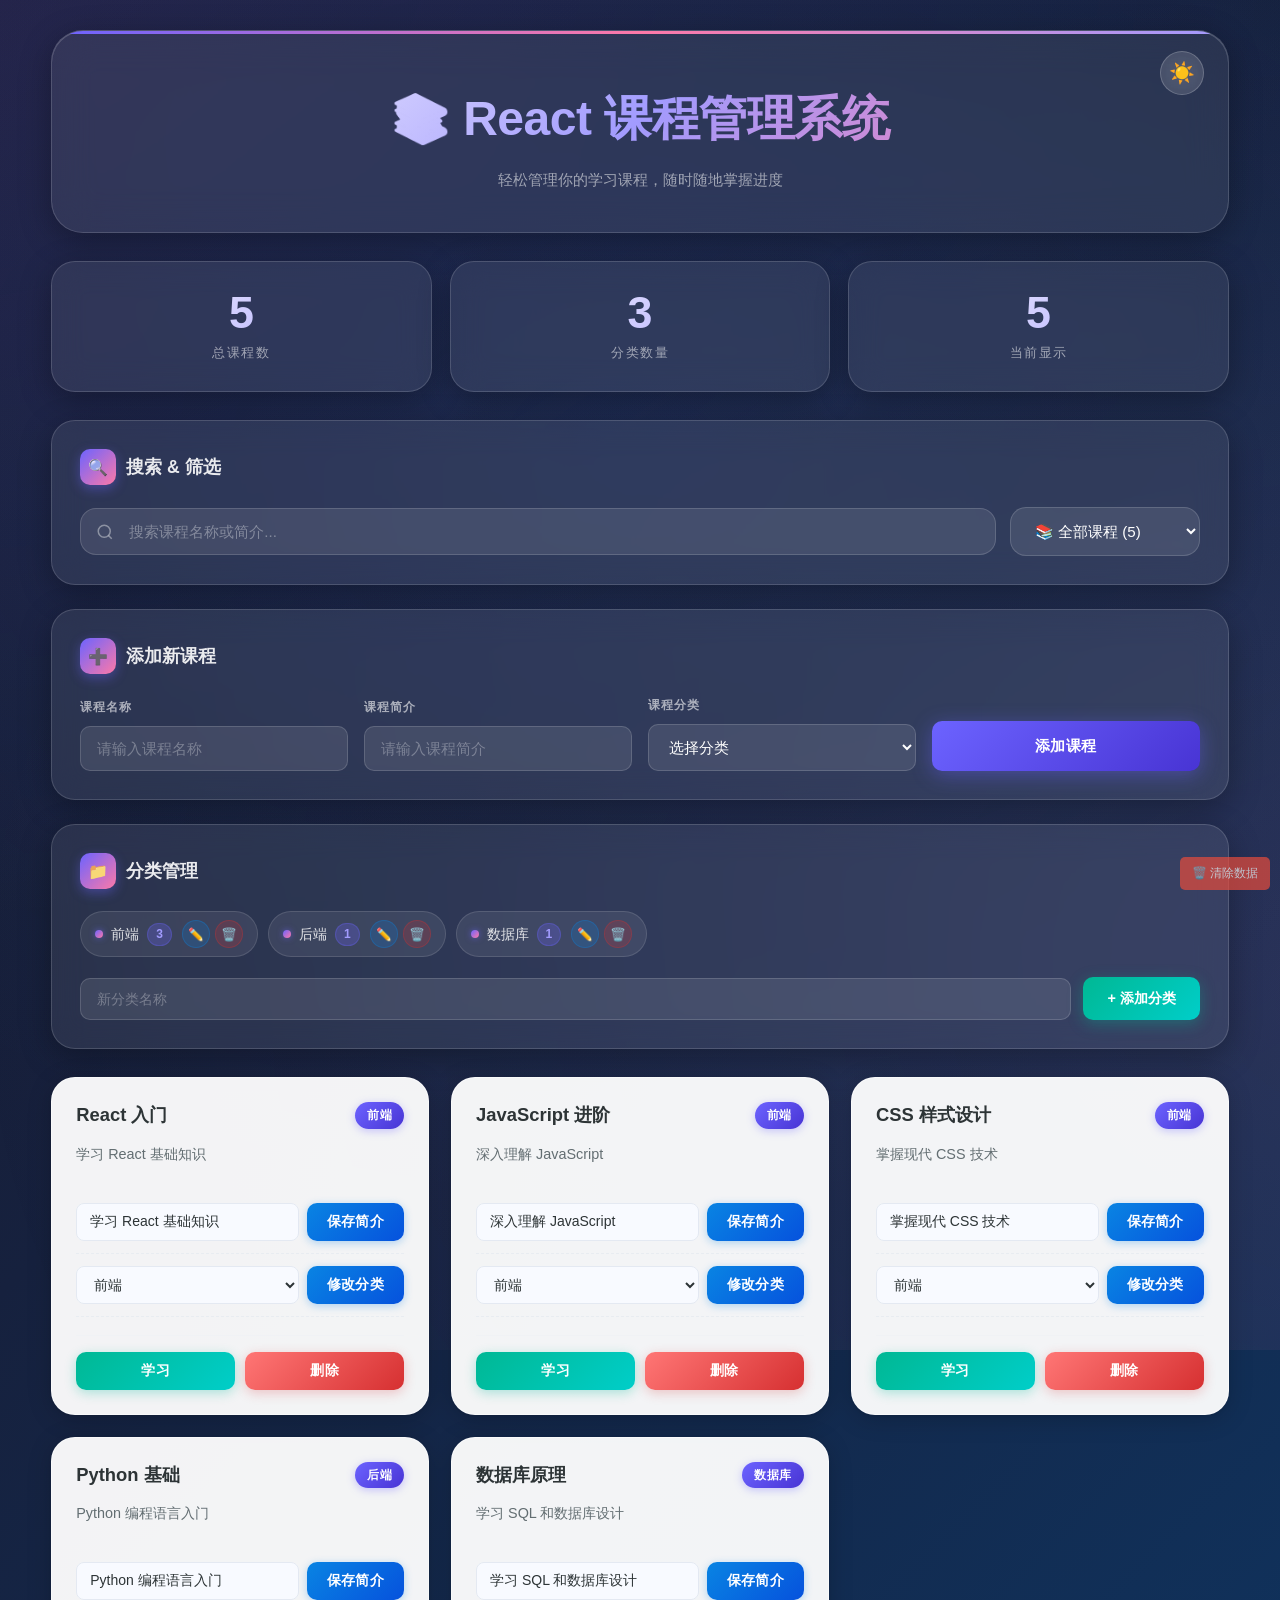
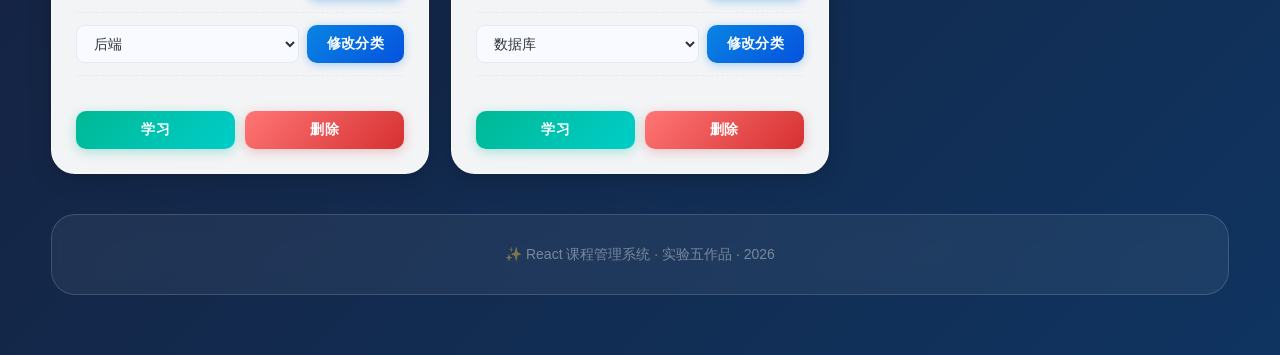
<file: course-management/index.html>
<!DOCTYPE html>
<html lang="zh-CN">
  <head>
    <meta charset="UTF-8" />
    <link rel="icon" type="image/svg+xml" href="/vite.svg" />
    <meta name="viewport" content="width=device-width, initial-scale=1.0" />
    <title>React 课程管理页面</title>
    <script type="module" crossorigin src="/assets/index-WOJfuHMK.js"></script>
    <link rel="stylesheet" crossorigin href="/assets/index-CpY-DsQF.css">
  </head>
  <body>
    <div id="root"></div>
  </body>
</html>
</file>
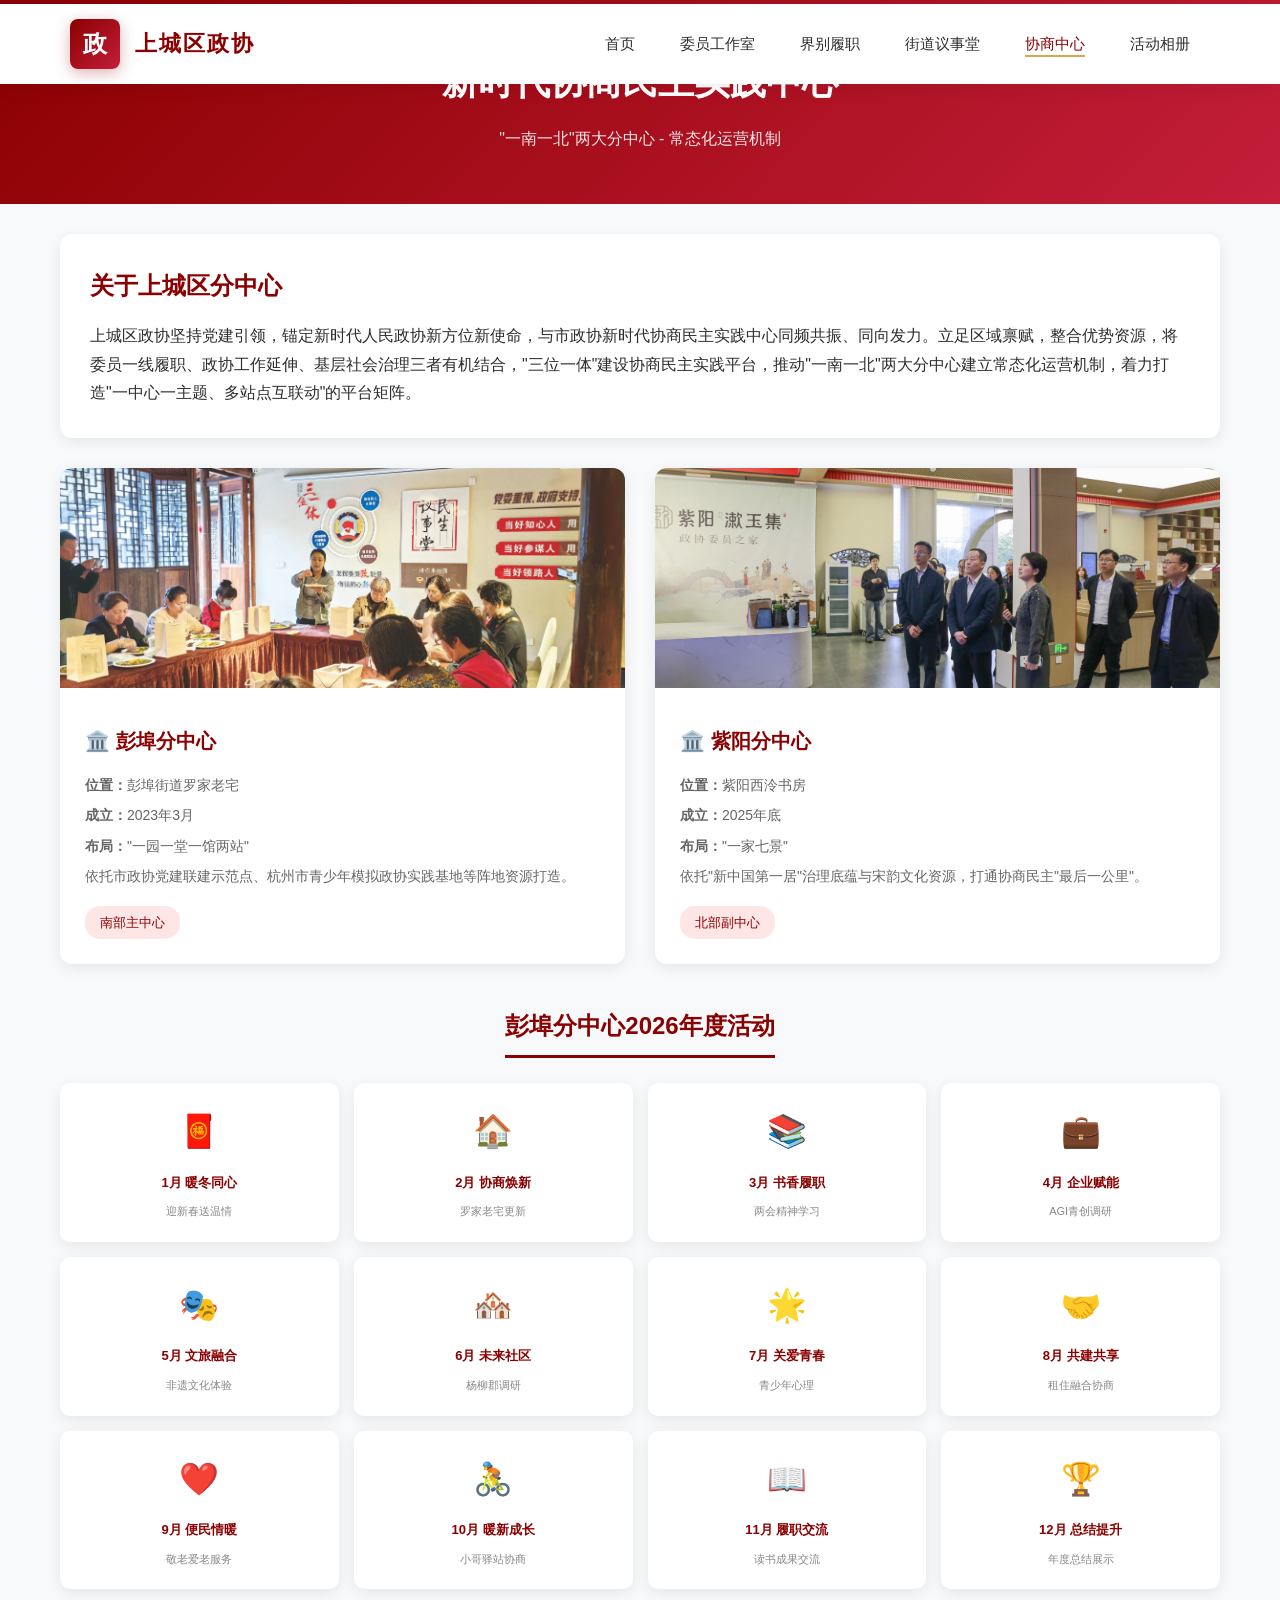
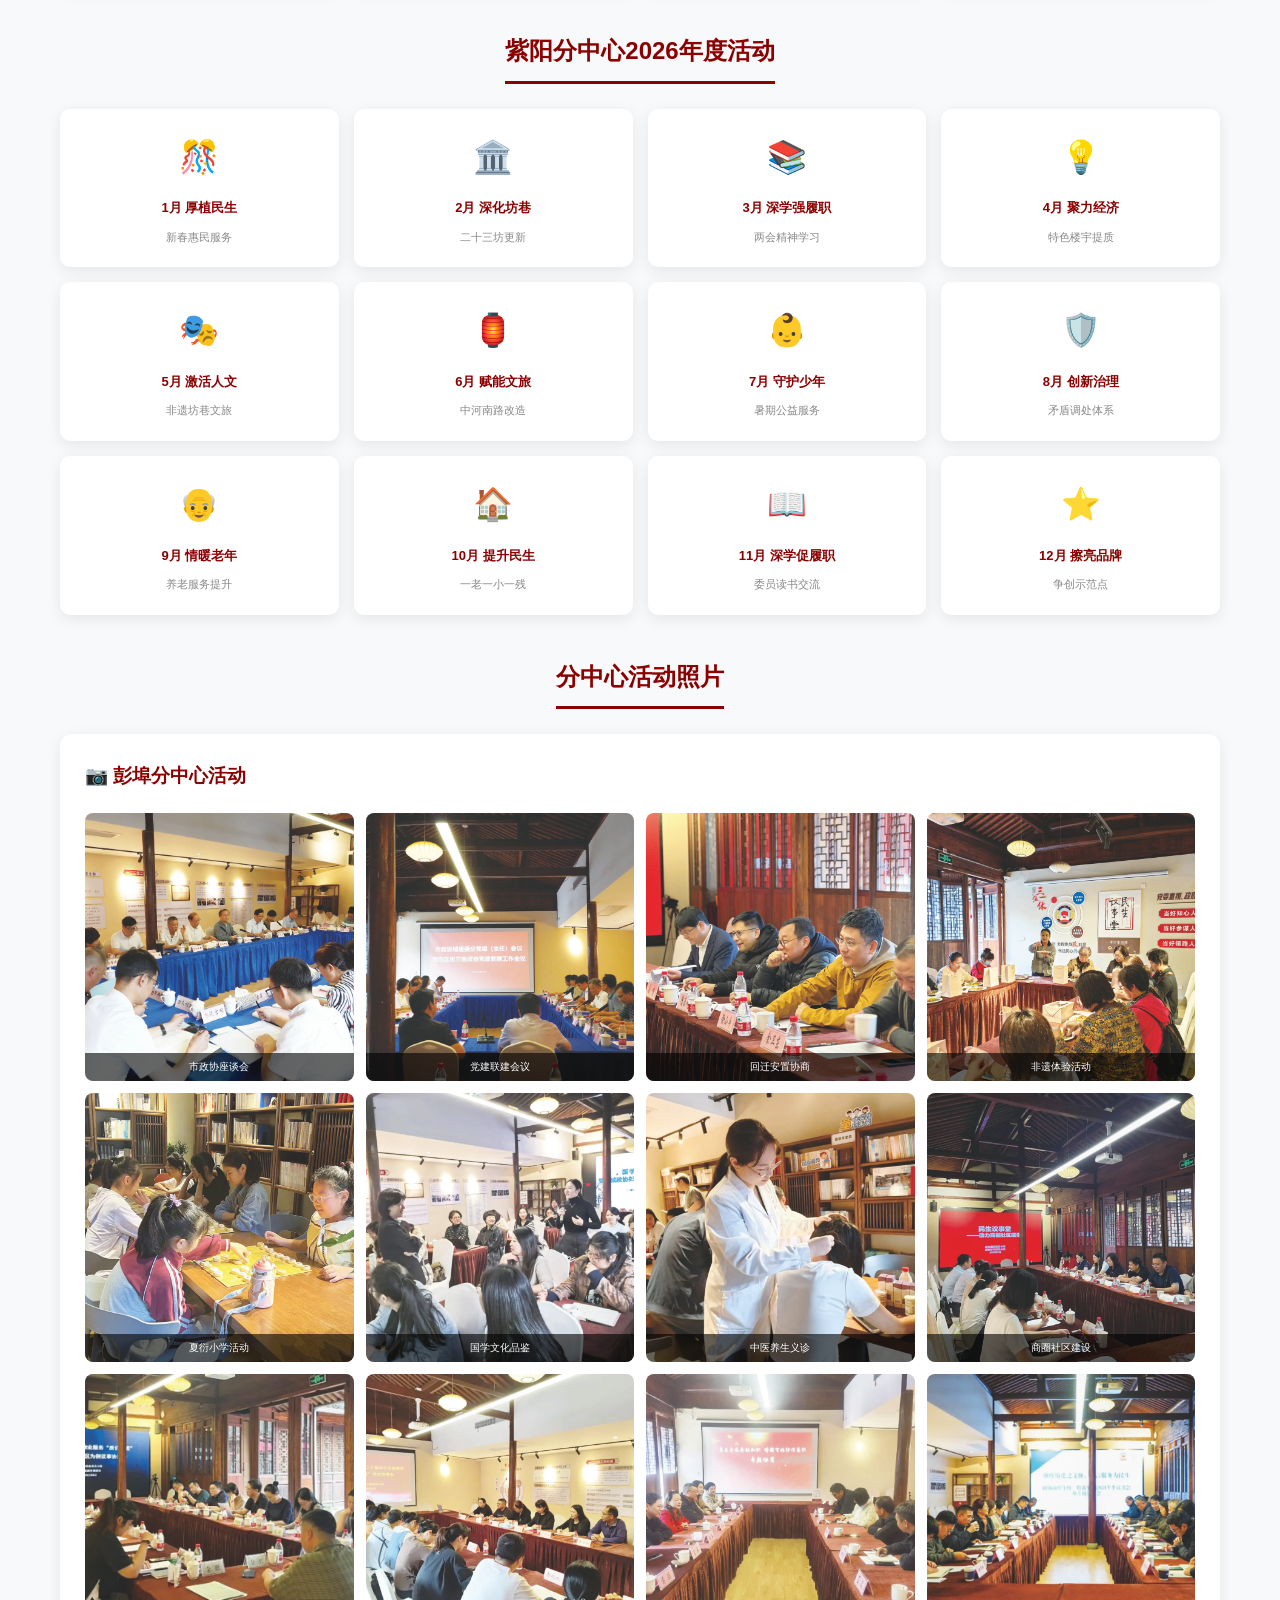
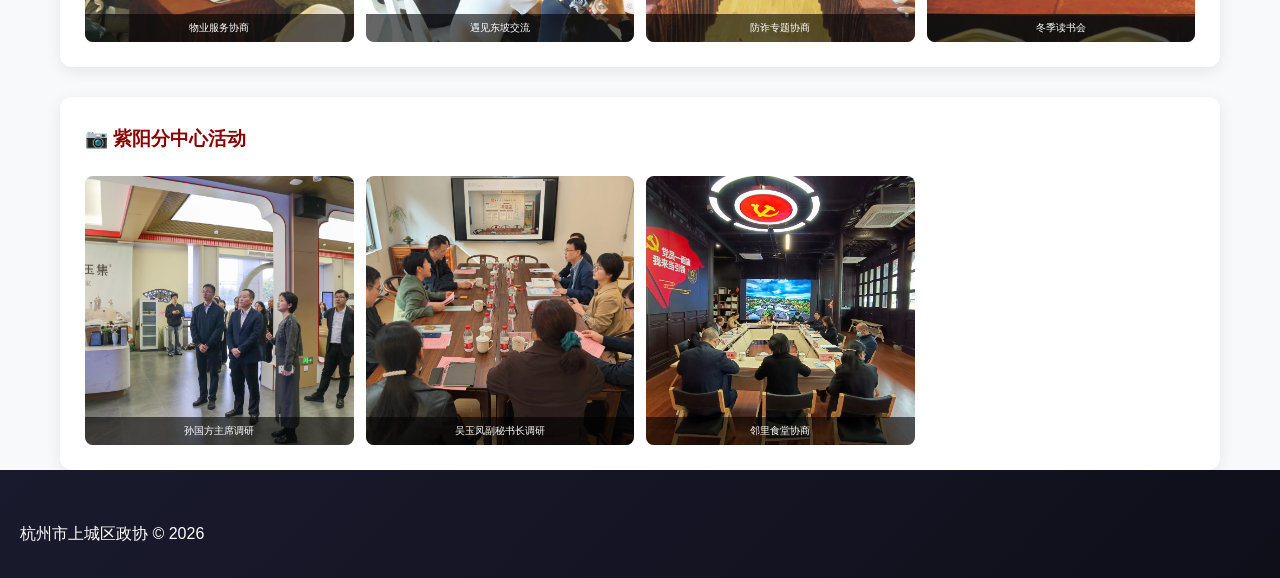
<file: center.html>
﻿<!DOCTYPE html>
<html lang="zh-CN">
<head>
    <meta charset="UTF-8">
    <meta name="viewport" content="width=device-width, initial-scale=1.0">
    <title>协商民主实践中心 - 上城区政协</title>
    <link rel="stylesheet" href="./css/style.css">
    <style>
        .page-header { background: linear-gradient(135deg, var(--primary-red) 0%, #c41e3a 100%); color: #fff; padding: 50px 0; text-align: center; }
        .page-header h1 { font-size: 36px; margin-bottom: 10px; }
        .page-header p { font-size: 16px; opacity: 0.9; }
        .center-intro { background: #fff; border-radius: 12px; padding: 30px; margin: 30px 0; box-shadow: 0 4px 15px rgba(0,0,0,0.08); line-height: 1.8; }
        .two-centers { display: grid; grid-template-columns: repeat(2, 1fr); gap: 30px; margin: 30px 0; }
        .center-card { background: #fff; border-radius: 12px; overflow: hidden; box-shadow: 0 4px 15px rgba(0,0,0,0.08); }
        .center-card img { width: 100%; height: 220px; object-fit: cover; background: #f0f0f0; }
        .center-card .info { padding: 25px; }
        .center-card h3 { color: var(--primary-red); font-size: 20px; margin-bottom: 15px; }
        .center-card p { color: #666; font-size: 14px; margin: 8px 0; line-height: 1.6; }
        .center-card .tag { display: inline-block; background: #ffe6e6; color: var(--primary-red); padding: 5px 15px; border-radius: 15px; font-size: 13px; margin-top: 10px; }
        .section-title { text-align: center; margin: 40px 0 25px; }
        .section-title h2 { color: var(--primary-red); font-size: 24px; display: inline-block; padding-bottom: 8px; border-bottom: 3px solid var(--primary-red); }
        .activity-grid { display: grid; grid-template-columns: repeat(4, 1fr); gap: 15px; }
        .activity-card { background: #fff; border-radius: 10px; padding: 20px; text-align: center; box-shadow: 0 4px 15px rgba(0,0,0,0.08); transition: transform 0.3s; }
        .activity-card:hover { transform: translateY(-5px); }
        .activity-card .emoji { font-size: 32px; margin-bottom: 10px; }
        .activity-card h4 { color: var(--primary-red); font-size: 13px; margin-bottom: 8px; }
        .activity-card p { color: #888; font-size: 11px; }
        .photo-wall { background: #fff; border-radius: 12px; padding: 25px; box-shadow: 0 4px 15px rgba(0,0,0,0.08); }
        .photo-wall h3 { color: var(--primary-red); margin-bottom: 20px; }
        .photo-grid { display: grid; grid-template-columns: repeat(4, 1fr); gap: 12px; }
        .photo-item { border-radius: 8px; overflow: hidden; aspect-ratio: 1; cursor: pointer; background: #f0f0f0; position: relative; }
        .photo-item img { width: 100%; height: 100%; object-fit: cover; transition: transform 0.3s; }
        .photo-item:hover img { transform: scale(1.1); }
        .photo-item span { display: block; padding: 5px; background: rgba(0,0,0,0.6); color: #fff; font-size: 10px; text-align: center; position: absolute; bottom: 0; left: 0; right: 0; }
        @media(max-width: 900px) { .two-centers, .activity-grid, .photo-grid { grid-template-columns: repeat(2, 1fr); } }
        @media(max-width: 600px) { .two-centers, .activity-grid, .photo-grid { grid-template-columns: 1fr; } }
    </style>
</head>
<body>
    <header class="header">
        <div class="nav-container">
            <div class="logo"><div class="logo-icon">政</div><span>上城区政协</span></div>
            <button class="menu-toggle" onclick="toggleMenu()">☰</button>
            <ul class="nav-links" id="navLinks">
                <li><a href="./index.html">首页</a></li>
                <li><a href="./studios.html">委员工作室</a></li>
                <li><a href="./circles.html">界别履职</a></li>
                <li><a href="./streets.html">街道议事堂</a></li>
                <li><a href="./center.html" class="active">协商中心</a></li>
                <li><a href="./gallery.html">活动相册</a></li>
            </ul>
        </div>
    </header>

    <div class="page-header">
        <h1>新时代协商民主实践中心</h1>
        <p>"一南一北"两大分中心 - 常态化运营机制</p>
    </div>

    <main class="container" style="max-width: 1200px; margin: 0 auto; padding: 0 20px;">
        <div class="center-intro">
            <h2 style="color:var(--primary-red);margin-bottom:15px;">关于上城区分中心</h2>
            <p>上城区政协坚持党建引领，锚定新时代人民政协新方位新使命，与市政协新时代协商民主实践中心同频共振、同向发力。立足区域禀赋，整合优势资源，将委员一线履职、政协工作延伸、基层社会治理三者有机结合，"三位一体"建设协商民主实践平台，推动"一南一北"两大分中心建立常态化运营机制，着力打造"一中心一主题、多站点互联动"的平台矩阵。</p>
        </div>

        <div class="two-centers">
            <div class="center-card">
                <img src="./images/center/pengbu/彭埠4-彭埠街道委员小组开展非遗体验活动.webp" alt="彭埠分中心" onerror="this.style.display='none'">
                <div class="info">
                    <h3>🏛️ 彭埠分中心</h3>
                    <p><strong>位置：</strong>彭埠街道罗家老宅</p>
                    <p><strong>成立：</strong>2023年3月</p>
                    <p><strong>布局：</strong>"一园一堂一馆两站"</p>
                    <p>依托市政协党建联建示范点、杭州市青少年模拟政协实践基地等阵地资源打造。</p>
                    <span class="tag">南部主中心</span>
                </div>
            </div>
            <div class="center-card">
                <img src="./images/center/ziyang/紫阳1-区政协孙国方主席赴紫阳分中心调研.webp" alt="紫阳分中心" onerror="this.style.display='none'">
                <div class="info">
                    <h3>🏛️ 紫阳分中心</h3>
                    <p><strong>位置：</strong>紫阳西泠书房</p>
                    <p><strong>成立：</strong>2025年底</p>
                    <p><strong>布局：</strong>"一家七景"</p>
                    <p>依托"新中国第一居"治理底蕴与宋韵文化资源，打通协商民主"最后一公里"。</p>
                    <span class="tag">北部副中心</span>
                </div>
            </div>
        </div>

        <div class="section-title">
            <h2>彭埠分中心2026年度活动</h2>
        </div>
        <div class="activity-grid">
            <div class="activity-card"><div class="emoji">🧧</div><h4>1月 暖冬同心</h4><p>迎新春送温情</p></div>
            <div class="activity-card"><div class="emoji">🏠</div><h4>2月 协商焕新</h4><p>罗家老宅更新</p></div>
            <div class="activity-card"><div class="emoji">📚</div><h4>3月 书香履职</h4><p>两会精神学习</p></div>
            <div class="activity-card"><div class="emoji">💼</div><h4>4月 企业赋能</h4><p>AGI青创调研</p></div>
            <div class="activity-card"><div class="emoji">🎭</div><h4>5月 文旅融合</h4><p>非遗文化体验</p></div>
            <div class="activity-card"><div class="emoji">🏘️</div><h4>6月 未来社区</h4><p>杨柳郡调研</p></div>
            <div class="activity-card"><div class="emoji">🌟</div><h4>7月 关爱青春</h4><p>青少年心理</p></div>
            <div class="activity-card"><div class="emoji">🤝</div><h4>8月 共建共享</h4><p>租住融合协商</p></div>
            <div class="activity-card"><div class="emoji">❤️</div><h4>9月 便民情暖</h4><p>敬老爱老服务</p></div>
            <div class="activity-card"><div class="emoji">🚴</div><h4>10月 暖新成长</h4><p>小哥驿站协商</p></div>
            <div class="activity-card"><div class="emoji">📖</div><h4>11月 履职交流</h4><p>读书成果交流</p></div>
            <div class="activity-card"><div class="emoji">🏆</div><h4>12月 总结提升</h4><p>年度总结展示</p></div>
        </div>

        <div class="section-title">
            <h2>紫阳分中心2026年度活动</h2>
        </div>
        <div class="activity-grid">
            <div class="activity-card"><div class="emoji">🎊</div><h4>1月 厚植民生</h4><p>新春惠民服务</p></div>
            <div class="activity-card"><div class="emoji">🏛️</div><h4>2月 深化坊巷</h4><p>二十三坊更新</p></div>
            <div class="activity-card"><div class="emoji">📚</div><h4>3月 深学强履职</h4><p>两会精神学习</p></div>
            <div class="activity-card"><div class="emoji">💡</div><h4>4月 聚力经济</h4><p>特色楼宇提质</p></div>
            <div class="activity-card"><div class="emoji">🎭</div><h4>5月 激活人文</h4><p>非遗坊巷文旅</p></div>
            <div class="activity-card"><div class="emoji">🏮</div><h4>6月 赋能文旅</h4><p>中河南路改造</p></div>
            <div class="activity-card"><div class="emoji">👶</div><h4>7月 守护少年</h4><p>暑期公益服务</p></div>
            <div class="activity-card"><div class="emoji">🛡️</div><h4>8月 创新治理</h4><p>矛盾调处体系</p></div>
            <div class="activity-card"><div class="emoji">👴</div><h4>9月 情暖老年</h4><p>养老服务提升</p></div>
            <div class="activity-card"><div class="emoji">🏠</div><h4>10月 提升民生</h4><p>一老一小一残</p></div>
            <div class="activity-card"><div class="emoji">📖</div><h4>11月 深学促履职</h4><p>委员读书交流</p></div>
            <div class="activity-card"><div class="emoji">⭐</div><h4>12月 擦亮品牌</h4><p>争创示范点</p></div>
        </div>

        <div class="section-title">
            <h2>分中心活动照片</h2>
        </div>
        <div class="photo-wall">
            <h3>📷 彭埠分中心活动</h3>
            <div class="photo-grid" id="pengbuPhotos"></div>
        </div>
        <div class="photo-wall" style="margin-top:30px;">
            <h3>📷 紫阳分中心活动</h3>
            <div class="photo-grid" id="ziyangPhotos"></div>
        </div>
    </main>

    <div id="previewModal" style="display:none; position:fixed; top:0; left:0; right:0; bottom:0; background:rgba(0,0,0,0.9); z-index:2000; justify-content:center; align-items:center;" onclick="closePreview()">
        <span style="position:absolute; top:20px; right:30px; color:#fff; font-size:40px; cursor:pointer;">&times;</span>
        <img id="previewImg" style="max-width:90%; max-height:90%; border-radius:8px;">
        <p id="previewText" style="position:absolute; bottom:30px; left:50%; transform:translateX(-50%); color:#fff; font-size:16px; text-align:center;"></p>
    </div>

    <footer class="footer"><p>杭州市上城区政协 © 2026</p></footer>

    <script>
        function toggleMenu(){document.getElementById('navLinks').classList.toggle('show');}
        
        const pengbuPhotos = [
            {src:"./images/center/pengbu/彭埠1-市政协新时代协商民主实践中心矩阵建设座谈会在实践中心上城区分中心召开，市政协毛溪浩副主席参加.webp", title:"市政协座谈会"},
            {src:"./images/center/pengbu/彭埠2-市区街三级政协党建联建工作会议在彭埠分中心召开.webp", title:"党建联建会议"},
            {src:"./images/center/pengbu/彭埠3-彭埠街道委员小组开展A圆梦安居，助力街道回迁安置A民生议事堂专题协商.webp", title:"回迁安置协商"},
            {src:"./images/center/pengbu/彭埠4-彭埠街道委员小组开展非遗体验活动.webp", title:"非遗体验活动"},
            {src:"./images/center/pengbu/彭埠5-联盟单位夏衍小学开展棋类比赛.webp", title:"夏衍小学活动"},
            {src:"./images/center/pengbu/彭埠6-妇联界别举办国学文化品鉴暨界别调研总结会.webp", title:"国学文化品鉴"},
            {src:"./images/center/pengbu/彭埠7-共青团、青联界别，工商联界别，科技、科协界别和彭埠街道委员小组联合举办中医养生专题讲座及义诊服务活动.webp", title:"中医养生义诊"},
            {src:"./images/center/pengbu/彭埠8-湖滨街道委员小组开展A助推商圈社区建设A民生议事堂活动.webp", title:"商圈社区建设"},
            {src:"./images/center/pengbu/彭埠9-清波街道委员小组、无党派界别开展清波街道老旧小区物业服务A质价双提A议事协商活动.webp", title:"物业服务协商"},
            {src:"./images/center/pengbu/彭埠10-小营街道委员小组举办A遇见东坡A交流会.webp", title:"遇见东坡交流"},
            {src:"./images/center/pengbu/彭埠11-望江街道委员小组开展A普及全民金融知识增强百姓防诈意识A专题协商活动.webp", title:"防诈专题协商"},
            {src:"./images/center/pengbu/彭埠12-南星街道委员小组携手特邀界别举办A赓续历史之文脉，建言服务为民生A冬季读书会及专题协商会.webp", title:"冬季读书会"}
        ];
        
        const ziyangPhotos = [
            {src:"./images/center/ziyang/紫阳1-区政协孙国方主席赴紫阳分中心调研.webp", title:"孙国方主席调研"},
            {src:"./images/center/ziyang/紫阳2-市政协吴玉凤副秘书长调研紫阳分中心建设工作.webp", title:"吴玉凤副秘书长调研"},
            {src:"./images/center/ziyang/紫阳3-紫阳上羊实践点开展A推动邻里食堂智能化A专题协商会.webp", title:"邻里食堂协商"}
        ];
        
        document.getElementById('pengbuPhotos').innerHTML = pengbuPhotos.map(p => `
            <div class="photo-item" onclick="previewImage('${p.src}', '${p.title}')">
                <img src="${p.src}" alt="${p.title}" onerror="this.style.display='none'">
                <span>${p.title}</span>
            </div>
        `).join('');
        
        document.getElementById('ziyangPhotos').innerHTML = ziyangPhotos.map(p => `
            <div class="photo-item" onclick="previewImage('${p.src}', '${p.title}')">
                <img src="${p.src}" alt="${p.title}" onerror="this.style.display='none'">
                <span>${p.title}</span>
            </div>
        `).join('');
        
        function previewImage(src, title) {
            document.getElementById('previewImg').src = src;
            document.getElementById('previewText').textContent = title;
            document.getElementById('previewModal').style.display = 'flex';
        }
        
        function closePreview() {
            document.getElementById('previewModal').style.display = 'none';
        }
    </script>
</body>
</html>
</file>
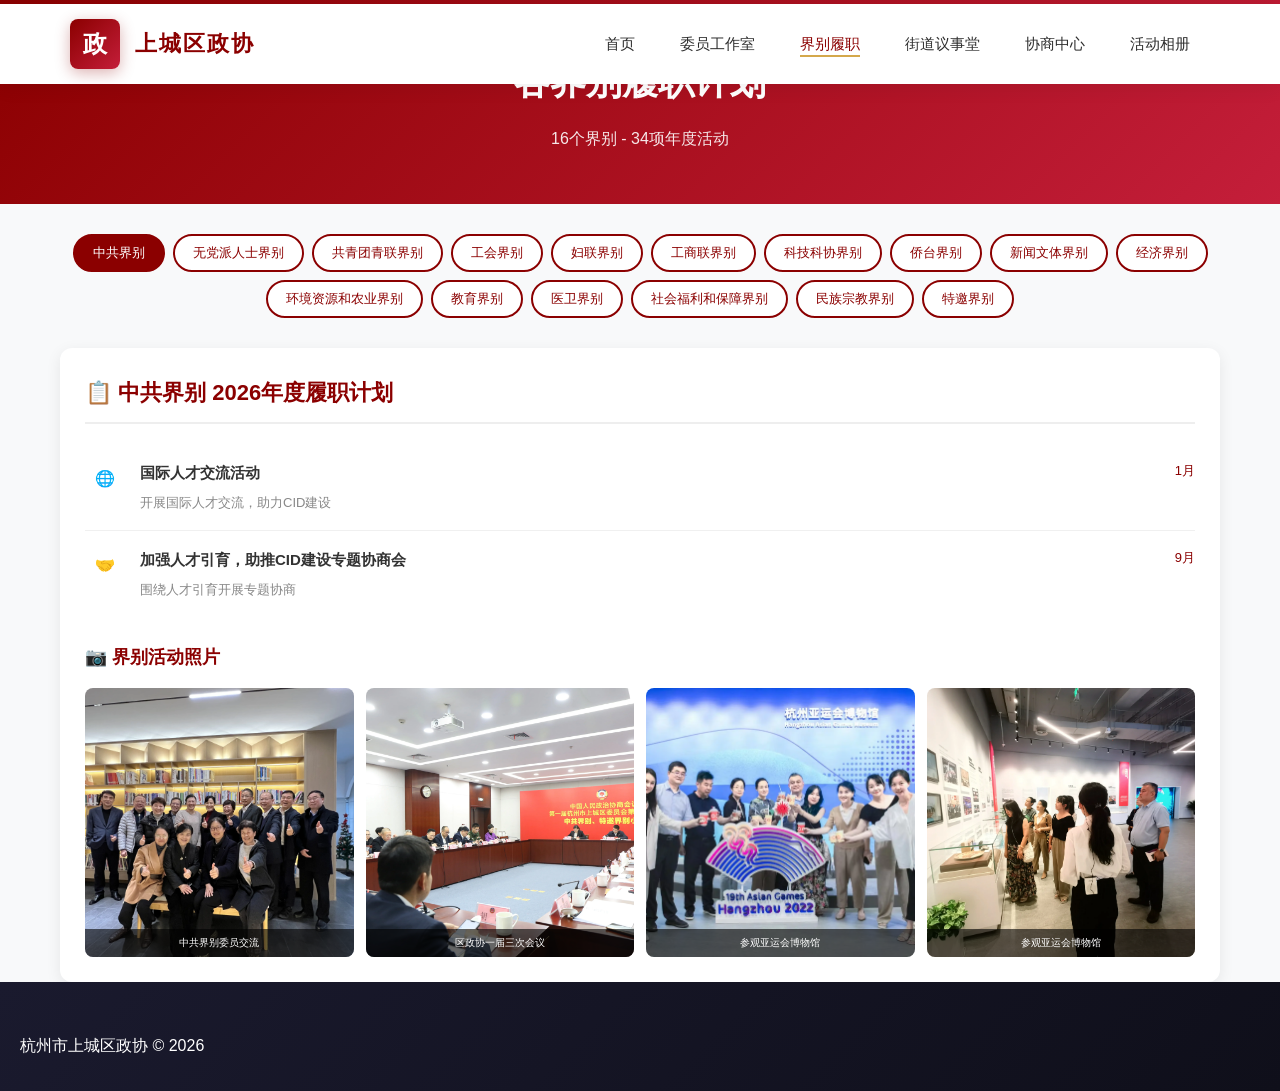
<file: circles.html>
﻿<!DOCTYPE html>
<html lang="zh-CN">
<head>
    <meta charset="UTF-8">
    <meta name="viewport" content="width=device-width, initial-scale=1.0">
    <title>界别履职 - 上城区政协</title>
    <link rel="stylesheet" href="./css/style.css">
    <style>
        .page-header { background: linear-gradient(135deg, var(--primary-red) 0%, #c41e3a 100%); color: #fff; padding: 50px 0; text-align: center; }
        .page-header h1 { font-size: 36px; margin-bottom: 10px; }
        .page-header p { font-size: 16px; opacity: 0.9; }
        .circle-tabs { display: flex; gap: 8px; margin: 30px 0; flex-wrap: wrap; justify-content: center; }
        .circle-tabs button { padding: 8px 18px; border: 2px solid var(--primary-red); background: #fff; color: var(--primary-red); border-radius: 20px; cursor: pointer; font-size: 13px; transition: all 0.3s; }
        .circle-tabs button.active, .circle-tabs button:hover { background: var(--primary-red); color: #fff; }
        .circle-content { background: #fff; border-radius: 12px; padding: 25px; box-shadow: 0 4px 15px rgba(0,0,0,0.08); }
        .circle-content h2 { color: var(--primary-red); font-size: 22px; margin-bottom: 20px; padding-bottom: 10px; border-bottom: 2px solid #eee; }
        .activity-list { list-style: none; padding: 0; margin: 0; }
        .activity-list li { display: flex; align-items: flex-start; padding: 15px 0; border-bottom: 1px solid #f0f0f0; }
        .activity-list li:last-child { border-bottom: none; }
        .activity-list .icon { width: 40px; height: 40px; background: var(--light-red); border-radius: 50%; display: flex; align-items: center; justify-content: center; margin-right: 15px; flex-shrink: 0; }
        .activity-list .content { flex: 1; }
        .activity-list h4 { color: #333; font-size: 15px; margin-bottom: 5px; }
        .activity-list p { color: #888; font-size: 13px; margin: 0; }
        .activity-list .time { color: var(--primary-red); font-size: 13px; white-space: nowrap; margin-left: 15px; }
        .photo-section { margin-top: 25px; }
        .photo-section h3 { color: var(--primary-red); font-size: 18px; margin-bottom: 15px; }
        .photo-grid { display: grid; grid-template-columns: repeat(4, 1fr); gap: 12px; }
        .photo-item { border-radius: 8px; overflow: hidden; aspect-ratio: 1; cursor: pointer; background: #f0f0f0; position: relative; }
        .photo-item img { width: 100%; height: 100%; object-fit: cover; transition: transform 0.3s; }
        .photo-item:hover img { transform: scale(1.1); }
        .photo-item span { display: block; padding: 5px; background: rgba(0,0,0,0.6); color: #fff; font-size: 10px; text-align: center; position: absolute; bottom: 0; left: 0; right: 0; }
        @media(max-width: 900px) { .photo-grid { grid-template-columns: repeat(3, 1fr); } }
        @media(max-width: 600px) { .photo-grid { grid-template-columns: repeat(2, 1fr); } }
    </style>
</head>
<body>
    <header class="header">
        <div class="nav-container">
            <div class="logo"><div class="logo-icon">政</div><span>上城区政协</span></div>
            <button class="menu-toggle" onclick="toggleMenu()">☰</button>
            <ul class="nav-links" id="navLinks">
                <li><a href="./index.html">首页</a></li>
                <li><a href="./studios.html">委员工作室</a></li>
                <li><a href="./circles.html" class="active">界别履职</a></li>
                <li><a href="./streets.html">街道议事堂</a></li>
                <li><a href="./center.html">协商中心</a></li>
                <li><a href="./gallery.html">活动相册</a></li>
            </ul>
        </div>
    </header>

    <div class="page-header">
        <h1>各界别履职计划</h1>
        <p>16个界别 - 34项年度活动</p>
    </div>

    <main class="container" style="max-width: 1200px; margin: 0 auto; padding: 0 20px;">
        <div class="circle-tabs" id="circleTabs"></div>
        <div class="circle-content" id="circleContent"></div>
    </main>

    <div id="previewModal" style="display:none; position:fixed; top:0; left:0; right:0; bottom:0; background:rgba(0,0,0,0.9); z-index:2000; justify-content:center; align-items:center;" onclick="closePreview()">
        <span style="position:absolute; top:20px; right:30px; color:#fff; font-size:40px; cursor:pointer;">&times;</span>
        <img id="previewImg" style="max-width:90%; max-height:90%; border-radius:8px;">
        <p id="previewText" style="position:absolute; bottom:30px; left:50%; transform:translateX(-50%); color:#fff; font-size:16px; text-align:center;"></p>
    </div>

    <footer class="footer"><p>杭州市上城区政协 © 2026</p></footer>

    <script>
        function toggleMenu(){document.getElementById('navLinks').classList.toggle('show');}
        
        const circlesData = {
            "中共界别": {
                activities: [
                    {icon:"🌐", title:"国际人才交流活动", desc:"开展国际人才交流，助力CID建设", time:"1月"},
                    {icon:"🤝", title:"加强人才引育，助推CID建设专题协商会", desc:"围绕人才引育开展专题协商", time:"9月"}
                ],
                photos: [
                    {src:"./images/circles/2022.12.06 中共界别委员交流活动.webp", title:"中共界别委员交流"},
                    {src:"./images/circles/2024.02.02 区政协一届三次会议中共界别小组讨论会.webp", title:"区政协一届三次会议"},
                    {src:"./images/circles/2023年8月，参观亚运会博物馆.webp", title:"参观亚运会博物馆"},
                    {src:"./images/circles/2023年8月，参观亚运会博物馆2.webp", title:"参观亚运会博物馆"}
                ]
            },
            "无党派人士界别": {
                activities: [
                    {icon:"👩", title:"她力量在路上主题沙龙", desc:"与新就业女性共庆妇女节主题沙龙", time:"3月"},
                    {icon:"🎁", title:"界别委员公益惠民活动", desc:"界别委员公益惠民活动", time:"5月"},
                    {icon:"📋", title:"无党派界别协商议事会", desc:"界别协商议事会", time:"9月"}
                ],
                photos: [
                    {src:"./images/circles/无党派界别赴区司法局调研涉外法律服务有关工作 .webp", title:"调研涉外法律服务"},
                    {src:"./images/circles/范国良副主席参加无党派界别A洞悉当前宏观经济态势与战略投资机遇A主题分享活动.webp", title:"宏观经济主题分享"},
                    {src:"./images/circles/主体培训班合影.webp", title:"主体培训班合影"},
                    {src:"./images/circles/IMG_20240315_085702.webp", title:"界别活动"},
                    {src:"./images/circles/WechatIMG31.webp", title:"界别交流活动"}
                ]
            },
            "共青团青联界别": {
                activities: [
                    {icon:"🧧", title:"送福送春联活动", desc:"送福送春联惠民服务", time:"1月"},
                    {icon:"📚", title:"书香润初心青年话担当读书交流会", desc:"读书交流会", time:"4月"}
                ],
                photos: [
                    {src:"./images/circles/IMG20240527105848.webp", title:"共青团青联活动"},
                    {src:"./images/circles/IMG20240527161315.webp", title:"共青团青联活动"},
                    {src:"./images/circles/IMG20240527170959.webp", title:"共青团青联活动"},
                    {src:"./images/circles/WechatIMG33.webp", title:"界别活动"}
                ]
            },
            "工会界别": {
                activities: [
                    {icon:"🔨", title:"铜韵传承锻打时光铜雕艺术体验日", desc:"铜雕艺术体验日活动", time:"4月"},
                    {icon:"🚶", title:"上城区职工毅行活动", desc:"职工毅行活动", time:"4月"}
                ],
                photos: [
                    {src:"./images/circles/5月25日2024年上城区职工毅行大会.webp", title:"职工毅行大会"},
                    {src:"./images/circles/5月25日2024年上城区职工毅行大会2.webp", title:"职工毅行大会"},
                    {src:"./images/circles/2024年5月6日 上工大讲堂.webp", title:"上工大讲堂"}
                ]
            },
            "妇联界别": {
                activities: [
                    {icon:"🏛️", title:"品宋韵话传承谋创新文化专题活动", desc:"宋韵文化专题活动", time:"5月"},
                    {icon:"💰", title:"金融赋能发展协商会", desc:"金融赋能发展协商会", time:"9月"}
                ],
                photos: [
                    {src:"./images/circles/妇联界别开展A品宋韵文化  做精致丽人A三八节活动.webp", title:"品宋韵文化活动"},
                    {src:"./images/circles/妇联界别调研牵头人高艳霞带队调研白马庄巾帼共富工坊，为调研报告积累素材.webp", title:"调研巾帼共富工坊"},
                    {src:"./images/circles/妇联界别召集人吕仕琼开展A七一A慰问.webp", title:"七一慰问"},
                    {src:"./images/circles/政协一届三次会议，妇联界别民宗界别合影.webp", title:"两会界别合影"}
                ]
            },
            "工商联界别": {
                activities: [
                    {icon:"📊", title:"营商环境专项调研协商", desc:"营商环境专项调研协商", time:"7月"},
                    {icon:"🏢", title:"委员企业现代治理互学活动", desc:"委员企业现代治理互学", time:"12月"}
                ],
                photos: [
                    {src:"./images/circles/现场调研湖滨步行街营商环境提升项目.webp", title:"调研营商环境"},
                    {src:"./images/circles/与商户开展座谈.webp", title:"商户座谈"},
                    {src:"./images/circles/深圳浙江商会考察钱二图片.webp", title:"深圳浙江商会考察"}
                ]
            },
            "科技科协界别": {
                activities: [
                    {icon:"💻", title:"开展关于推进OPC发展的调研", desc:"推进OPC发展调研", time:"3月"},
                    {icon:"🚀", title:"科创融合协商会", desc:"加快推进科技创新和产业创新深度融合协商会", time:"10月"}
                ],
                photos: [
                    {src:"./images/circles/组织民企500强部分人员参观考察钱二.webp", title:"民企500强考察"},
                    {src:"./images/circles/IMG_0853.HEIC.webp", title:"科技界别活动"}
                ]
            },
            "侨台界别": {
                activities: [
                    {icon:"🤖", title:"侨助发展AI赋能经济活动", desc:"走进群核科技", time:"4月"},
                    {icon:"🌏", title:"融通世界文化互鉴活动", desc:"文化互鉴活动", time:"6月"},
                    {icon:"📋", title:"侨助发展专题协商会", desc:"侨助发展专题协商", time:"9月"}
                ],
                photos: [
                    {src:"./images/circles/现场调研德寿宫附近停车泊位情况.webp", title:"调研德寿宫"},
                    {src:"./images/circles/针对德寿宫周边一件事情况进行座谈.webp", title:"德寿宫座谈"},
                    {src:"./images/circles/mmexport1711700143984.webp", title:"侨台界别活动"}
                ]
            },
            "新闻文体界别": {
                activities: [
                    {icon:"📰", title:"上城区人文经济创新发展专题协商会", desc:"人文经济创新发展协商", time:"8月"},
                    {icon:"🎨", title:"宋韵文化两创交流分享活动", desc:"宋韵文化两创交流", time:"10月"}
                ],
                photos: [
                    {src:"./images/circles/IMG_20240531_160417.webp", title:"新闻文体活动"},
                    {src:"./images/circles/IMG_20240618_095251.webp", title:"新闻文体活动"}
                ]
            },
            "经济界别": {
                activities: [
                    {icon:"📈", title:"开局十五五经济高质量发展专题协商会", desc:"经济高质量发展协商", time:"4月"},
                    {icon:"🔬", title:"创新高地专题调研活动", desc:"创新高地专题调研", time:"9月"}
                ],
                photos: [
                    {src:"./images/circles/42e4ebbcbe8d12cf29a4876baecaca2a.webp", title:"经济界别活动"},
                    {src:"./images/circles/619ee9289835d103c435f174c1e0cff.webp", title:"经济界别活动"}
                ]
            },
            "环境资源和农业界别": {
                activities: [
                    {icon:"🌿", title:"城村共生绿美共富分享会", desc:"城乡融合体验实践分享", time:"4月"},
                    {icon:"🏙️", title:"城市更新盘活存量建筑协商会", desc:"城市更新盘活存量建筑协商", time:"10月"}
                ],
                photos: [
                    {src:"./images/circles/353cd94f8a4dc02a2e821a5ba8ab043.webp", title:"环境资源活动"},
                    {src:"./images/circles/3f7343aec8231bde22a668a4e17d149a.webp", title:"环境资源活动"},
                    {src:"./images/circles/2f41c28d4b53804fb60bb6ef196c54a4.webp", title:"环境资源活动"},
                    {src:"./images/circles/82cf6d0fbeb3c41a443b837ff9927617.webp", title:"环境资源活动"}
                ]
            },
            "教育界别": {
                activities: [
                    {icon:"👦", title:"青少年模拟政协委员活动", desc:"青少年模拟政协活动", time:"9月"},
                    {icon:"📋", title:"教育系统政协委员座谈会", desc:"教育系统委员座谈", time:"11月"}
                ],
                photos: [
                    {src:"./images/circles/WechatIMG32.webp", title:"教育界别活动"},
                    {src:"./images/circles/IMG_2126.webp", title:"教育界别活动"}
                ]
            },
            "医卫界别": {
                activities: [
                    {icon:"🏥", title:"界别委员惠民健体服务", desc:"名中医讲座、适宜技术应用、义诊", time:"5月"},
                    {icon:"📋", title:"医卫界别协商议事会", desc:"医卫界别协商议事", time:"9月"}
                ],
                photos: [
                    {src:"./images/circles/mmexport1711702029812.webp", title:"医卫界别活动"},
                    {src:"./images/circles/mmexport1717153124428.webp", title:"医卫界别活动"},
                    {src:"./images/circles/mmexport1717153126963.webp", title:"医卫界别活动"},
                    {src:"./images/circles/mmexport1717153128393.webp", title:"医卫界别活动"}
                ]
            },
            "社会福利和保障界别": {
                activities: [
                    {icon:"❤️", title:"爱心服务活动", desc:"爱心志愿服务", time:"6月"},
                    {icon:"🎁", title:"爱心义卖活动", desc:"爱心义卖活动", time:"11月"}
                ],
                photos: [
                    {src:"./images/circles/联动邵逸夫医院，开展A以爱之名A等残疾人画展及手工艺品义卖活动.webp", title:"残疾人画展义卖"},
                    {src:"./images/circles/社会福利和保障界别委员联系界别群众参加党纪学习教育.webp", title:"党纪学习教育"},
                    {src:"./images/circles/区政府副主席范国良与政协委员参观社会福利和保障界别委员工作室.webp", title:"参观委员工作室"}
                ]
            },
            "民族宗教界别": {
                activities: [
                    {icon:"❤️", title:"红十字会博爱周市集", desc:"博爱周市集活动", time:"5月"},
                    {icon:"🏠", title:"居民楼外立面整治协调会", desc:"外立面整治协调", time:"8月"}
                ],
                photos: [
                    {src:"./images/circles/参加老旧小区物业提质协商议事.webp", title:"物业提质协商"},
                    {src:"./images/circles/db8232e0c5d40a94e9fbcf8c9dfaee8.webp", title:"民宗界别活动"}
                ]
            },
            "特邀界别": {
                activities: [
                    {icon:"♻️", title:"区垃圾分类工作专题协商", desc:"垃圾分类工作协商", time:"5月"},
                    {icon:"🛣️", title:"城市道路健康体检观察主题活动", desc:"道路健康体检活动", time:"9月"}
                ],
                photos: [
                    {src:"./images/circles/范国良副主席为老字号工作室揭牌.webp", title:"老字号工作室揭牌"},
                    {src:"./images/circles/开展读书会.webp", title:"读书会活动"},
                    {src:"./images/circles/重阳节开展为老服务.webp", title:"重阳节为老服务"},
                    {src:"./images/circles/2024.02.02 区政协一届三次会议中共界别小组讨论会.webp", title:"两会界别讨论"}
                ]
            }
        };
        
        function renderTabs() {
            const tabs = document.getElementById('circleTabs');
            Object.keys(circlesData).forEach((name, i) => {
                const btn = document.createElement('button');
                btn.textContent = name;
                btn.onclick = () => showCircle(name, btn);
                if (i === 0) btn.classList.add('active');
                tabs.appendChild(btn);
            });
        }
        
        function showCircle(name, btn) {
            document.querySelectorAll('.circle-tabs button').forEach(b => b.classList.remove('active'));
            btn.classList.add('active');
            
            const data = circlesData[name];
            let html = `<h2>📋 ${name} 2026年度履职计划</h2>`;
            html += '<ul class="activity-list">';
            data.activities.forEach(a => {
                html += `<li><div class="icon">${a.icon}</div><div class="content"><h4>${a.title}</h4><p>${a.desc}</p></div><span class="time">${a.time}</span></li>`;
            });
            html += '</ul>';
            
            if (data.photos && data.photos.length > 0) {
                html += '<div class="photo-section"><h3>📷 界别活动照片</h3><div class="photo-grid">';
                data.photos.forEach(p => {
                    html += `<div class="photo-item" onclick="previewImage('${p.src}', '${p.title}')">
                        <img src="${p.src}" alt="${p.title}" onerror="this.style.display='none'">
                        <span>${p.title}</span>
                    </div>`;
                });
                html += '</div></div>';
            }
            
            document.getElementById('circleContent').innerHTML = html;
        }
        
        function previewImage(src, title) {
            document.getElementById('previewImg').src = src;
            document.getElementById('previewText').textContent = title;
            document.getElementById('previewModal').style.display = 'flex';
        }
        
        function closePreview() {
            document.getElementById('previewModal').style.display = 'none';
        }
        
        renderTabs();
        showCircle(Object.keys(circlesData)[0], document.querySelector('.circle-tabs button'));
    </script>
</body>
</html>
</file>
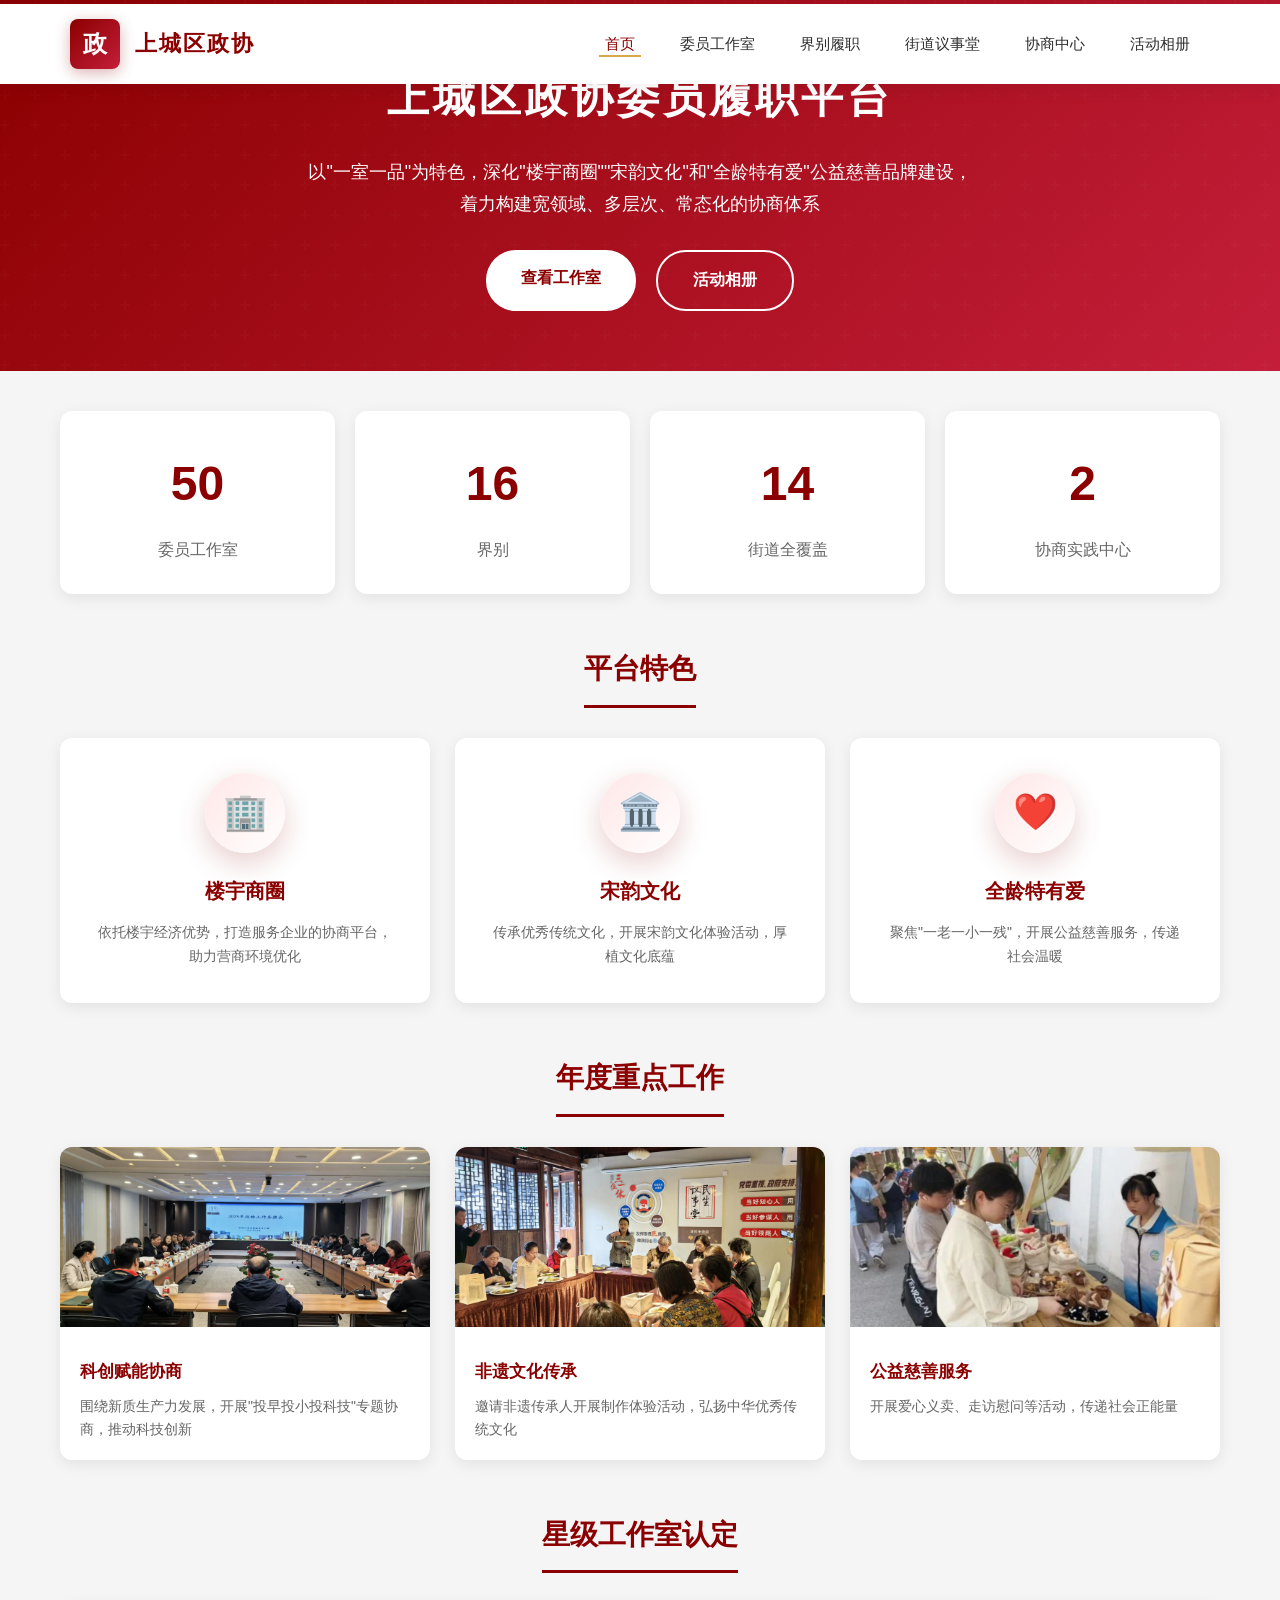
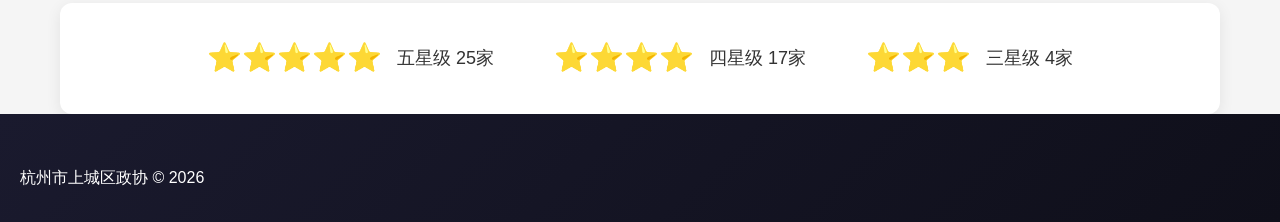
<file: index_zhengxie.html>
<!DOCTYPE html>
<html lang="zh-CN">
<head>
    <meta charset="UTF-8">
    <meta name="viewport" content="width=device-width, initial-scale=1.0">
    <title>上城区政协委员履职平台</title>
    <link rel="stylesheet" href="css/style.css">
    <style>
        body { background: #f5f5f5; }
        .hero { background: linear-gradient(135deg, var(--primary-red) 0%, #c41e3a 100%); color: #fff; padding: 60px 0; text-align: center; }
        .hero h1 { font-size: 42px; margin-bottom: 20px; }
        .hero p { font-size: 18px; opacity: 0.95; max-width: 800px; margin: 0 auto 30px; line-height: 1.8; }
        .hero-btns { display: flex; gap: 20px; justify-content: center; }
        .hero-btns a { padding: 14px 35px; border-radius: 30px; text-decoration: none; font-size: 16px; font-weight: bold; transition: all 0.3s; }
        .btn-white { background: #fff; color: var(--primary-red); }
        .btn-outline { border: 2px solid #fff; color: #fff; }
        .btn-outline:hover { background: rgba(255,255,255,0.2); }
        .stats-grid { display: grid; grid-template-columns: repeat(4, 1fr); gap: 20px; margin: 40px 0; }
        .stat-box { background: #fff; padding: 30px; border-radius: 12px; text-align: center; box-shadow: 0 4px 15px rgba(0,0,0,0.08); }
        .stat-box .num { font-size: 48px; font-weight: bold; color: var(--primary-red); }
        .stat-box .txt { font-size: 16px; color: #666; margin-top: 8px; }
        .section-title { text-align: center; margin: 50px 0 30px; }
        .section-title h2 { color: var(--primary-red); font-size: 28px; display: inline-block; padding-bottom: 10px; border-bottom: 3px solid var(--primary-red); }
        .features { display: grid; grid-template-columns: repeat(3, 1fr); gap: 25px; }
        .feature-card { background: #fff; border-radius: 12px; padding: 35px; text-align: center; box-shadow: 0 4px 15px rgba(0,0,0,0.08); transition: transform 0.3s; }
        .feature-card:hover { transform: translateY(-8px); }
        .feature-icon { width: 80px; height: 80px; background: linear-gradient(135deg, #ffe6e6 0%, #fff 100%); border-radius: 50%; display: flex; align-items: center; justify-content: center; margin: 0 auto 20px; font-size: 36px; }
        .feature-card h3 { color: var(--primary-red); margin-bottom: 12px; font-size: 20px; }
        .feature-card p { color: #666; font-size: 14px; line-height: 1.7; }
        .grid-3 { display: grid; grid-template-columns: repeat(3, 1fr); gap: 25px; }
        .card { background: #fff; border-radius: 12px; overflow: hidden; box-shadow: 0 4px 15px rgba(0,0,0,0.08); transition: transform 0.3s; }
        .card:hover { transform: translateY(-5px); }
        .card img { width: 100%; height: 180px; object-fit: cover; background: #f0f0f0; }
        .card-body { padding: 20px; }
        .card-body h4 { color: var(--primary-red); margin-bottom: 8px; font-size: 17px; }
        .card-body p { color: #666; font-size: 14px; line-height: 1.6; }
        .stars { background: #fff; border-radius: 12px; padding: 30px; display: flex; justify-content: center; gap: 60px; box-shadow: 0 4px 15px rgba(0,0,0,0.08); }
        .star-item { display: flex; align-items: center; gap: 15px; font-size: 18px; color: #333; }
        .star-item span:first-child { font-size: 28px; }
        @media(max-width: 768px) { .stats-grid, .features, .grid-3 { grid-template-columns: 1fr; } .hero h1 { font-size: 28px; } .stars { flex-direction: column; gap: 20px; align-items: center; } }
    </style>
</head>
<body>
    <header class="header">
        <div class="nav-container">
            <div class="logo"><div class="logo-icon">政</div><span>上城区政协</span></div>
            <button class="menu-toggle" onclick="toggleMenu()">☰</button>
            <ul class="nav-links" id="navLinks">
                <li><a href="./index.html" class="active">首页</a></li>
                <li><a href="./studios.html">委员工作室</a></li>
                <li><a href="./circles.html">界别履职</a></li>
                <li><a href="./streets.html">街道议事堂</a></li>
                <li><a href="./center.html">协商中心</a></li>
                <li><a href="./gallery.html">活动相册</a></li>
            </ul>
        </div>
    </header>

    <div class="hero">
        <h1>上城区政协委员履职平台</h1>
        <p>以"一室一品"为特色，深化"楼宇商圈""宋韵文化"和"全龄特有爱"公益慈善品牌建设，<br>着力构建宽领域、多层次、常态化的协商体系</p>
        <div class="hero-btns">
            <a href="./studios.html" class="btn-white">查看工作室</a>
            <a href="./gallery.html" class="btn-outline">活动相册</a>
        </div>
    </div>

    <main class="container" style="max-width: 1200px; margin: 0 auto; padding: 0 20px;">
        <div class="stats-grid">
            <div class="stat-box"><div class="num">50</div><div class="txt">委员工作室</div></div>
            <div class="stat-box"><div class="num">16</div><div class="txt">界别</div></div>
            <div class="stat-box"><div class="num">14</div><div class="txt">街道全覆盖</div></div>
            <div class="stat-box"><div class="num">2</div><div class="txt">协商实践中心</div></div>
        </div>

        <div class="section-title">
            <h2>平台特色</h2>
        </div>
        <div class="features">
            <div class="feature-card">
                <div class="feature-icon">🏢</div>
                <h3>楼宇商圈</h3>
                <p>依托楼宇经济优势，打造服务企业的协商平台，助力营商环境优化</p>
            </div>
            <div class="feature-card">
                <div class="feature-icon">🏛️</div>
                <h3>宋韵文化</h3>
                <p>传承优秀传统文化，开展宋韵文化体验活动，厚植文化底蕴</p>
            </div>
            <div class="feature-card">
                <div class="feature-icon">❤️</div>
                <h3>全龄特有爱</h3>
                <p>聚焦"一老一小一残"，开展公益慈善服务，传递社会温暖</p>
            </div>
        </div>

        <div class="section-title">
            <h2>年度重点工作</h2>
        </div>
        <div class="grid-3">
            <div class="card">
                <img src="./images/studios/5-政协四季青小组委员工作室-市区县三级联动，召开投早投小投科技专题协商会.webp" alt="协商">
                <div class="card-body">
                    <h4>科创赋能协商</h4>
                    <p>围绕新质生产力发展，开展"投早投小投科技"专题协商，推动科技创新</p>
                </div>
            </div>
            <div class="card">
                <img src="./images/studios/6-政协彭埠小组委员工作室-邀请非遗传承人开展非遗制作体验活动.webp" alt="非遗">
                <div class="card-body">
                    <h4>非遗文化传承</h4>
                    <p>邀请非遗传承人开展制作体验活动，弘扬中华优秀传统文化</p>
                </div>
            </div>
            <div class="card">
                <img src="./images/studios/8-社会福利和保障界别委员工作室-残疾人之家的义卖活动.webp" alt="公益">
                <div class="card-body">
                    <h4>公益慈善服务</h4>
                    <p>开展爱心义卖、走访慰问等活动，传递社会正能量</p>
                </div>
            </div>
        </div>

        <div class="section-title">
            <h2>星级工作室认定</h2>
        </div>
        <div class="stars">
            <div class="star-item"><span style="color:#FFD700;">⭐⭐⭐⭐⭐</span><span>五星级 25家</span></div>
            <div class="star-item"><span style="color:#C0C0C0;">⭐⭐⭐⭐</span><span>四星级 17家</span></div>
            <div class="star-item"><span style="color:#CD7F32;">⭐⭐⭐</span><span>三星级 4家</span></div>
        </div>
    </main>

    <footer class="footer"><p>杭州市上城区政协 © 2026</p></footer>
    <script>
        function toggleMenu(){document.getElementById('navLinks').classList.toggle('show');}
    </script>
</body>
</html>
</file>
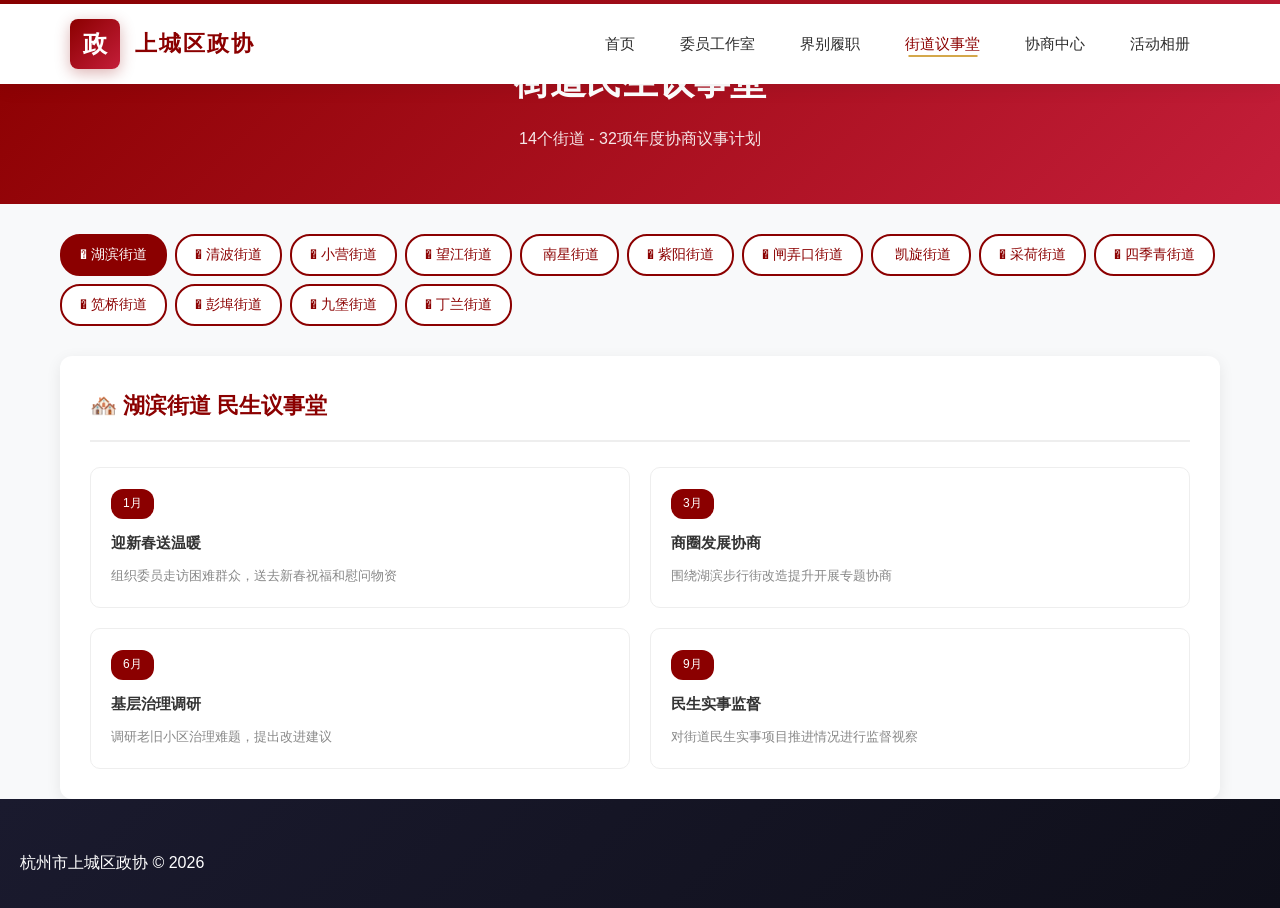
<file: streets.html>
﻿<!DOCTYPE html>
<html lang="zh-CN">
<head>
    <meta charset="UTF-8">
    <meta name="viewport" content="width=device-width, initial-scale=1.0">
    <title>街道议事堂 - 上城区政协</title>
    <link rel="stylesheet" href="./css/style.css">
    <style>
        .page-header { background: linear-gradient(135deg, var(--primary-red) 0%, #c41e3a 100%); color: #fff; padding: 50px 0; text-align: center; }
        .page-header h1 { font-size: 36px; margin-bottom: 10px; }
        .page-header p { font-size: 16px; opacity: 0.9; }
        .street-tabs { display: flex; gap: 8px; margin: 30px 0; flex-wrap: wrap; }
        .street-tabs button { padding: 10px 18px; border: 2px solid var(--primary-red); background: #fff; color: var(--primary-red); border-radius: 20px; cursor: pointer; font-size: 14px; transition: all 0.3s; }
        .street-tabs button.active, .street-tabs button:hover { background: var(--primary-red); color: #fff; }
        .street-content { background: #fff; border-radius: 12px; padding: 30px; box-shadow: 0 4px 15px rgba(0,0,0,0.08); }
        .street-content h3 { color: var(--primary-red); margin-bottom: 25px; font-size: 22px; padding-bottom: 15px; border-bottom: 2px solid #eee; }
        .topic-list { display: grid; grid-template-columns: repeat(2, 1fr); gap: 20px; }
        .topic-card { border: 1px solid #eee; border-radius: 10px; padding: 20px; transition: all 0.3s; }
        .topic-card:hover { border-color: var(--primary-red); box-shadow: 0 4px 15px rgba(0,0,0,0.08); }
        .topic-month { background: var(--primary-red); color: #fff; display: inline-block; padding: 4px 12px; border-radius: 12px; font-size: 12px; margin-bottom: 10px; }
        .topic-card h4 { color: #333; font-size: 15px; margin-bottom: 8px; }
        .topic-card p { color: #888; font-size: 13px; }
        @media(max-width: 768px) { .topic-list { grid-template-columns: 1fr; } }
    </style>
</head>
<body>
    <header class="header">
        <div class="nav-container">
            <div class="logo"><div class="logo-icon">政</div><span>上城区政协</span></div>
            <button class="menu-toggle" onclick="toggleMenu()">☰</button>
            <ul class="nav-links" id="navLinks">
                <li><a href="./index.html">首页</a></li>
                <li><a href="./studios.html">委员工作室</a></li>
                <li><a href="./circles.html">界别履职</a></li>
                <li><a href="./streets.html" class="active">街道议事堂</a></li>
                <li><a href="./center.html">协商中心</a></li>
                <li><a href="./gallery.html">活动相册</a></li>
            </ul>
        </div>
    </header>

    <div class="page-header">
        <h1>街道民生议事堂</h1>
        <p>14个街道 - 32项年度协商议事计划</p>
    </div>

    <main class="container" style="max-width: 1200px; margin: 0 auto; padding: 0 20px;">
        <div class="street-tabs" id="streetTabs"></div>
        <div class="street-content" id="streetContent"></div>
    </main>

    <footer class="footer"><p>杭州市上城区政协 © 2026</p></footer>

    <script>
        function toggleMenu(){document.getElementById('navLinks').classList.toggle('show');}
        
        const streetsData = {
            "湖滨街道": [
                {month:"1月", title:"迎新春送温暖", desc:"组织委员走访困难群众，送去新春祝福和慰问物资"},
                {month:"3月", title:"商圈发展协商", desc:"围绕湖滨步行街改造提升开展专题协商"},
                {month:"6月", title:"基层治理调研", desc:"调研老旧小区治理难题，提出改进建议"},
                {month:"9月", title:"民生实事监督", desc:"对街道民生实事项目推进情况进行监督视察"}
            ],
            "清波街道": [
                {month:"2月", title:"宋韵文化传承", desc:"开展宋韵文化进社区系列活动"},
                {month:"4月", title:"老字号发展协商", desc:"围绕老字号品牌创新发展开展协商"},
                {month:"7月", title:"文物保护调研", desc:"调研辖区内文物保护单位利用情况"},
                {month:"10月", title:"社区协商议事", desc:"召开社区协商议事会，解决居民反映问题"}
            ],
            "小营街道": [
                {month:"1月", title:"红色文化传承", desc:"依托红色资源开展爱国主义教育活动"},
                {month:"4月", title:"健康社区建设", desc:"协商推进健康社区创建工作"},
                {month:"7月", title:"为老服务提升", desc:"调研养老服务体系建设情况"},
                {month:"10月", title:"委员读书分享", desc:"组织委员开展读书分享活动"}
            ],
            "望江街道": [
                {month:"2月", title:"钱江新城发展协商", desc:"围绕钱江新城核心区建设发展建言献策"},
                {month:"5月", title:"金融知识普及", desc:"开展防范非法集资金融知识进社区活动"},
                {month:"8月", title:"安置房管理调研", desc:"调研征迁安置房小区管理工作"},
                {month:"11月", title:"年度工作交流", desc:"召开街道政协工作年度总结交流会"}
            ],
            "南星街道": [
                {month:"3月", title:"文化创意产业协商", desc:"围绕文化创意产业发展开展专题协商"},
                {month:"6月", title:"平安建设监督", desc:"对街道平安建设工作进行监督视察"},
                {month:"9月", title:"居民自治调研", desc:"调研居民自治机制运行情况"},
                {month:"12月", title:"界别联动活动", desc:"联合其他界别开展协商议事活动"}
            ],
            "紫阳街道": [
                {month:"1月", title:"新春送福活动", desc:"开展送春联、送祝福进社区活动"},
                {month:"4月", title:"基层协商示范", desc:"打造基层协商民主示范点"},
                {month:"7月", title:"宋韵文化体验", desc:"组织宋韵文化体验活动"},
                {month:"10月", title:"协商成果转化", desc:"跟踪协商建议落实情况"}
            ],
            "闸弄口街道": [
                {month:"2月", title:"春运志愿服务", desc:"组织委员参与春运志愿服务"},
                {month:"5月", title:"社区治理协商", desc:"围绕社区治理创新开展协商议事"},
                {month:"8月", title:"垃圾分类监督", desc:"对垃圾分类工作进行专项监督"},
                {month:"11月", title:"民生实事验收", desc:"参与街道民生实事项目验收评议"}
            ],
            "凯旋街道": [
                {month:"3月", title:"楼宇经济发展", desc:"围绕楼宇经济提质增效开展协商"},
                {month:"6月", title:"健康凯旋建设", desc:"协商推进健康街道创建工作"},
                {month:"9月", title:"民族团结进步", desc:"开展民族团结进步创建活动"},
                {month:"12月", title:"年度工作总结", desc:"召开街道政协工作年度总结会"}
            ],
            "采荷街道": [
                {month:"1月", title:"新春走访慰问", desc:"组织委员走访慰问困难家庭"},
                {month:"4月", title:"市场转型升级", desc:"围绕四季青服装市场转型升级协商建言"},
                {month:"7月", title:"为老服务协商", desc:"协商推进居家养老服务工作"},
                {month:"10月", title:"社区文化活动", desc:"组织委员参与社区文化活动"}
            ],
            "四季青街道": [
                {month:"2月", title:"楼宇企业服务", desc:"走访楼宇企业，优化营商环境"},
                {month:"5月", title:"金融产业协商", desc:"围绕钱江新城金融产业发展建言"},
                {month:"8月", title:"青年创业支持", desc:"支持青年创新创业协商活动"},
                {month:"11月", title:"协商履职交流", desc:"组织委员履职经验交流分享"}
            ],
            "笕桥街道": [
                {month:"3月", title:"机场周边发展", desc:"围绕机场周边环境提升开展协商"},
                {month:"6月", title:"城中村改造", desc:"调研城中村改造项目推进情况"},
                {month:"9月", title:"农业现代化", desc:"围绕都市农业发展协商建言"},
                {month:"12月", title:"年度工作评议", desc:"组织委员对街道工作进行评议"}
            ],
            "彭埠街道": [
                {month:"1月", title:"罗家老宅活化", desc:"协商推进罗家老宅保护利用工作"},
                {month:"4月", title:"非遗文化传承", desc:"开展非遗文化传承体验活动"},
                {month:"7月", title:"未来社区建设", desc:"调研未来社区创建工作"},
                {month:"10月", title:"协商中心活动", desc:"依托协商民主实践中心开展活动"}
            ],
            "九堡街道": [
                {month:"2月", title:"电商产业发展", desc:"围绕电商产业发展开展协商议事"},
                {month:"5月", title:"居住环境提升", desc:"调研居住环境综合整治情况"},
                {month:"8月", title:"新就业群体关怀", desc:"关心关爱快递员、外卖骑手等新就业群体"},
                {month:"11月", title:"健康九堡协商", desc:"推进健康街道建设协商活动"}
            ],
            "丁兰街道": [
                {month:"3月", title:"乡村振兴发展", desc:"围绕皋城村乡村振兴开展协商"},
                {month:"6月", title:"长睦新城建设", desc:"调研长睦区域开发建设情况"},
                {month:"9月", title:"生态文明建设", desc:"围绕生态环境提升开展协商议事"},
                {month:"12月", title:"年度工作总结", desc:"召开街道政协工作年度总结会"}
            ]
        };
        
        const icons = "🏢🏛️🏘️💼🎯🌟✨🎊🔔🏠🎪🏬🏗️🏥🏡".split('');
        
        function renderTabs() {
            const tabs = document.getElementById('streetTabs');
            Object.keys(streetsData).forEach((name, i) => {
                const btn = document.createElement('button');
                btn.innerHTML = icons[i % icons.length] + ' ' + name;
                btn.onclick = () => showStreet(name, btn);
                tabs.appendChild(btn);
            });
            tabs.children[0].classList.add('active');
        }
        
        function showStreet(name, btn) {
            document.querySelectorAll('.street-tabs button').forEach(b => b.classList.remove('active'));
            btn.classList.add('active');
            
            const content = document.getElementById('streetContent');
            const topics = streetsData[name];
            
            content.innerHTML = `
                <h3>🏘️ ${name} 民生议事堂</h3>
                <div class="topic-list">
                    ${topics.map(t => `
                        <div class="topic-card">
                            <span class="topic-month">${t.month}</span>
                            <h4>${t.title}</h4>
                            <p>${t.desc}</p>
                        </div>
                    `).join('')}
                </div>
            `;
        }
        
        renderTabs();
        const firstBtn = document.querySelector('.street-tabs button');
        if(firstBtn) showStreet('湖滨街道', firstBtn);
    </script>
</body>
</html>
</file>
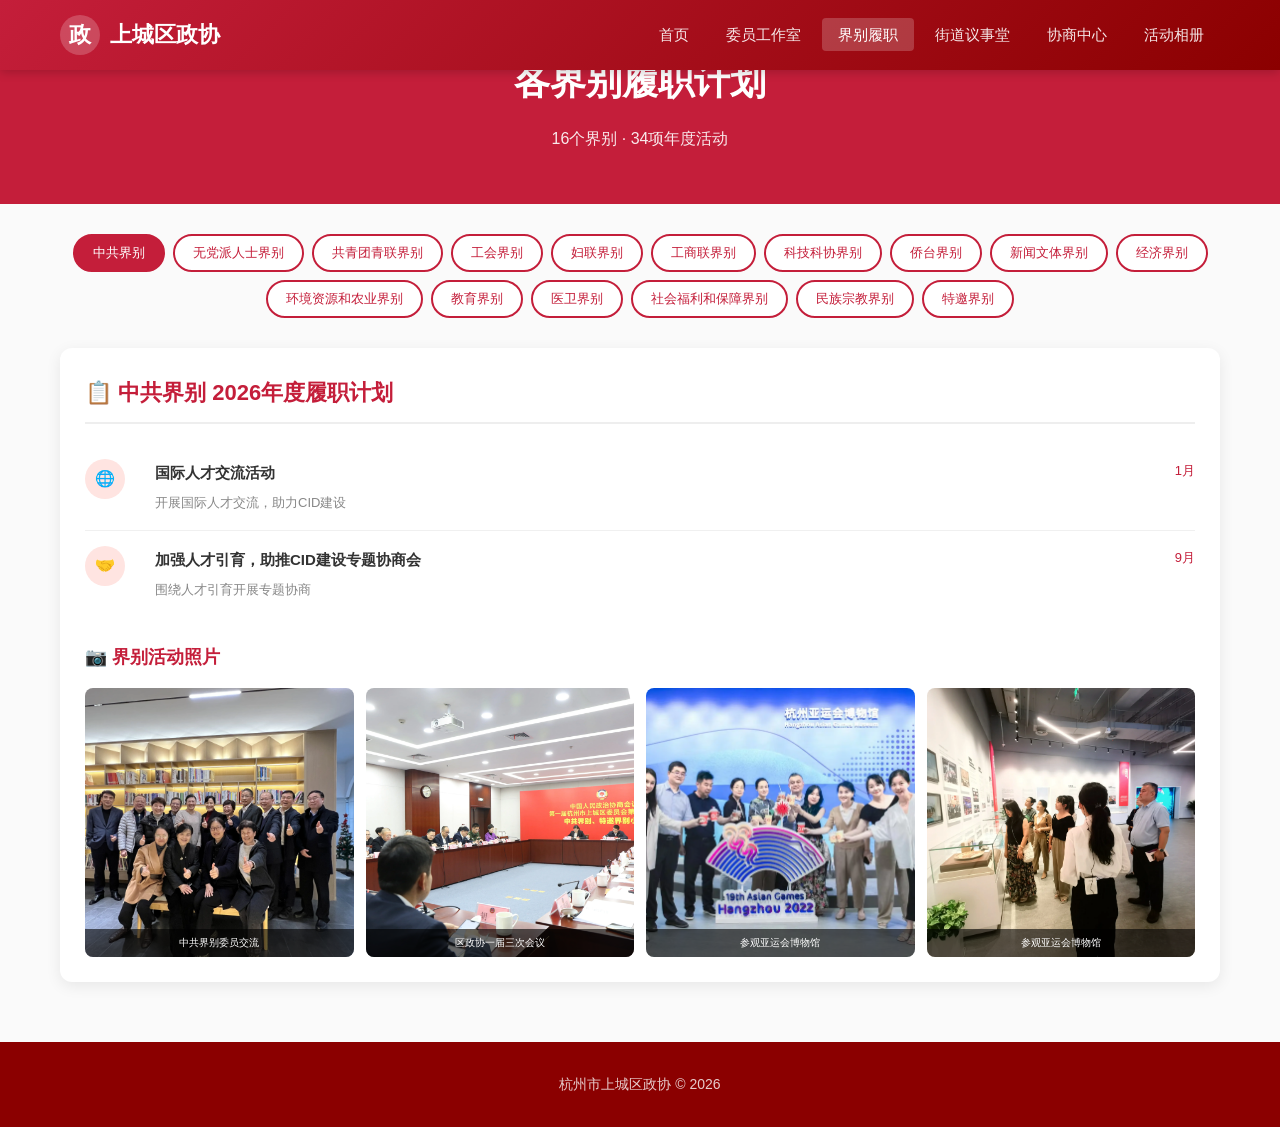
<file: zhengxie/circles.html>
<!DOCTYPE html>
<html lang="zh-CN">
<head>
    <meta charset="UTF-8">
    <meta name="viewport" content="width=device-width, initial-scale=1.0">
    <title>界别履职 - 上城区政协</title>
    <link rel="stylesheet" href="./css/style.css">
    <style>
        .page-header { background: linear-gradient(135deg, var(--primary-red) 0%, #c41e3a 100%); color: #fff; padding: 50px 0; text-align: center; }
        .page-header h1 { font-size: 36px; margin-bottom: 10px; }
        .page-header p { font-size: 16px; opacity: 0.9; }
        .circle-tabs { display: flex; gap: 8px; margin: 30px 0; flex-wrap: wrap; justify-content: center; }
        .circle-tabs button { padding: 8px 18px; border: 2px solid var(--primary-red); background: #fff; color: var(--primary-red); border-radius: 20px; cursor: pointer; font-size: 13px; transition: all 0.3s; }
        .circle-tabs button.active, .circle-tabs button:hover { background: var(--primary-red); color: #fff; }
        .circle-content { background: #fff; border-radius: 12px; padding: 25px; box-shadow: 0 4px 15px rgba(0,0,0,0.08); }
        .circle-content h2 { color: var(--primary-red); font-size: 22px; margin-bottom: 20px; padding-bottom: 10px; border-bottom: 2px solid #eee; }
        .activity-list { list-style: none; padding: 0; margin: 0; }
        .activity-list li { display: flex; align-items: flex-start; padding: 15px 0; border-bottom: 1px solid #f0f0f0; }
        .activity-list li:last-child { border-bottom: none; }
        .activity-list .icon { width: 40px; height: 40px; background: var(--light-red); border-radius: 50%; display: flex; align-items: center; justify-content: center; margin-right: 15px; flex-shrink: 0; }
        .activity-list .content { flex: 1; }
        .activity-list h4 { color: #333; font-size: 15px; margin-bottom: 5px; }
        .activity-list p { color: #888; font-size: 13px; margin: 0; }
        .activity-list .time { color: var(--primary-red); font-size: 13px; white-space: nowrap; margin-left: 15px; }
        .photo-section { margin-top: 25px; }
        .photo-section h3 { color: var(--primary-red); font-size: 18px; margin-bottom: 15px; }
        .photo-grid { display: grid; grid-template-columns: repeat(4, 1fr); gap: 12px; }
        .photo-item { border-radius: 8px; overflow: hidden; aspect-ratio: 1; cursor: pointer; background: #f0f0f0; position: relative; }
        .photo-item img { width: 100%; height: 100%; object-fit: cover; transition: transform 0.3s; }
        .photo-item:hover img { transform: scale(1.1); }
        .photo-item span { display: block; padding: 5px; background: rgba(0,0,0,0.6); color: #fff; font-size: 10px; text-align: center; position: absolute; bottom: 0; left: 0; right: 0; }
        @media(max-width: 900px) { .photo-grid { grid-template-columns: repeat(3, 1fr); } }
        @media(max-width: 600px) { .photo-grid { grid-template-columns: repeat(2, 1fr); } }
    </style>
</head>
<body>
    <header class="header">
        <div class="nav-container">
            <div class="logo"><div class="logo-icon">政</div><span>上城区政协</span></div>
            <button class="menu-toggle" onclick="toggleMenu()">☰</button>
            <ul class="nav-links" id="navLinks">
                <li><a href="./index.html">首页</a></li>
                <li><a href="./studios.html">委员工作室</a></li>
                <li><a href="./circles.html" class="active">界别履职</a></li>
                <li><a href="./streets.html">街道议事堂</a></li>
                <li><a href="./center.html">协商中心</a></li>
                <li><a href="./gallery.html">活动相册</a></li>
            </ul>
        </div>
    </header>

    <div class="page-header">
        <h1>各界别履职计划</h1>
        <p>16个界别 · 34项年度活动</p>
    </div>

    <main class="container" style="max-width: 1200px; margin: 0 auto; padding: 0 20px;">
        <div class="circle-tabs" id="circleTabs"></div>
        <div class="circle-content" id="circleContent"></div>
    </main>

    <div id="previewModal" style="display:none; position:fixed; top:0; left:0; right:0; bottom:0; background:rgba(0,0,0,0.9); z-index:2000; justify-content:center; align-items:center;" onclick="closePreview()">
        <span style="position:absolute; top:20px; right:30px; color:#fff; font-size:40px; cursor:pointer;">&times;</span>
        <img id="previewImg" style="max-width:90%; max-height:90%; border-radius:8px;">
        <p id="previewText" style="position:absolute; bottom:30px; left:50%; transform:translateX(-50%); color:#fff; font-size:16px; text-align:center;"></p>
    </div>

    <footer class="footer"><p>杭州市上城区政协 © 2026</p></footer>

    <script>
        function toggleMenu(){document.getElementById('navLinks').classList.toggle('show');}
        
        const circlesData = {
            "中共界别": {
                activities: [
                    {icon:"🌐", title:"国际人才交流活动", desc:"开展国际人才交流，助力CID建设", time:"1月"},
                    {icon:"🤝", title:"加强人才引育，助推CID建设专题协商会", desc:"围绕人才引育开展专题协商", time:"9月"}
                ],
                photos: [
                    {src:"./images/circles/2022.12.06 中共界别委员交流活动.webp", title:"中共界别委员交流"},
                    {src:"./images/circles/2024.02.02 区政协一届三次会议中共界别小组讨论会.webp", title:"区政协一届三次会议"},
                    {src:"./images/circles/2023年8月，参观亚运会博物馆.webp", title:"参观亚运会博物馆"},
                    {src:"./images/circles/2023年8月，参观亚运会博物馆2.webp", title:"参观亚运会博物馆"}
                ]
            },
            "无党派人士界别": {
                activities: [
                    {icon:"👩", title:"她力量在路上主题沙龙", desc:"与新就业女性共庆妇女节主题沙龙", time:"3月"},
                    {icon:"🎁", title:"界别委员公益惠民活动", desc:"界别委员公益惠民活动", time:"5月"},
                    {icon:"📋", title:"无党派界别协商议事会", desc:"界别协商议事会", time:"9月"}
                ],
                photos: [
                    {src:"./images/circles/无党派界别赴区司法局调研涉外法律服务有关工作 .webp", title:"调研涉外法律服务"},
                    {src:"./images/circles/范国良副主席参加无党派界别A洞悉当前宏观经济态势与战略投资机遇A主题分享活动.webp", title:"宏观经济主题分享"},
                    {src:"./images/circles/主体培训班合影.webp", title:"主体培训班合影"},
                    {src:"./images/circles/IMG_20240315_085702.webp", title:"界别活动"},
                    {src:"./images/circles/WechatIMG31.webp", title:"界别交流活动"}
                ]
            },
            "共青团青联界别": {
                activities: [
                    {icon:"🧧", title:"送福送春联活动", desc:"送福送春联惠民服务", time:"1月"},
                    {icon:"📚", title:"书香润初心青年话担当读书交流会", desc:"读书交流会", time:"4月"}
                ],
                photos: [
                    {src:"./images/circles/IMG20240527105848.webp", title:"共青团青联活动"},
                    {src:"./images/circles/IMG20240527161315.webp", title:"共青团青联活动"},
                    {src:"./images/circles/IMG20240527170959.webp", title:"共青团青联活动"},
                    {src:"./images/circles/WechatIMG33.webp", title:"界别活动"}
                ]
            },
            "工会界别": {
                activities: [
                    {icon:"🔨", title:"铜韵传承锻打时光铜雕艺术体验日", desc:"铜雕艺术体验日活动", time:"4月"},
                    {icon:"🚶", title:"上城区职工毅行活动", desc:"职工毅行活动", time:"4月"}
                ],
                photos: [
                    {src:"./images/circles/5月25日2024年上城区职工毅行大会.webp", title:"职工毅行大会"},
                    {src:"./images/circles/5月25日2024年上城区职工毅行大会2.webp", title:"职工毅行大会"},
                    {src:"./images/circles/2024年5月6日 上工大讲堂.webp", title:"上工大讲堂"}
                ]
            },
            "妇联界别": {
                activities: [
                    {icon:"🏛️", title:"品宋韵话传承谋创新文化专题活动", desc:"宋韵文化专题活动", time:"5月"},
                    {icon:"💰", title:"金融赋能发展协商会", desc:"金融赋能发展协商会", time:"9月"}
                ],
                photos: [
                    {src:"./images/circles/妇联界别开展A品宋韵文化  做精致丽人A三八节活动.webp", title:"品宋韵文化活动"},
                    {src:"./images/circles/妇联界别调研牵头人高艳霞带队调研白马庄巾帼共富工坊，为调研报告积累素材.webp", title:"调研巾帼共富工坊"},
                    {src:"./images/circles/妇联界别召集人吕仕琼开展A七一A慰问.webp", title:"七一慰问"},
                    {src:"./images/circles/政协一届三次会议，妇联界别民宗界别合影.webp", title:"两会界别合影"}
                ]
            },
            "工商联界别": {
                activities: [
                    {icon:"📊", title:"营商环境专项调研协商", desc:"营商环境专项调研协商", time:"7月"},
                    {icon:"🏢", title:"委员企业现代治理互学活动", desc:"委员企业现代治理互学", time:"12月"}
                ],
                photos: [
                    {src:"./images/circles/现场调研湖滨步行街营商环境提升项目.webp", title:"调研营商环境"},
                    {src:"./images/circles/与商户开展座谈.webp", title:"商户座谈"},
                    {src:"./images/circles/深圳浙江商会考察钱二图片.webp", title:"深圳浙江商会考察"}
                ]
            },
            "科技科协界别": {
                activities: [
                    {icon:"💻", title:"开展关于推进OPC发展的调研", desc:"推进OPC发展调研", time:"3月"},
                    {icon:"🚀", title:"科创融合协商会", desc:"加快推进科技创新和产业创新深度融合协商会", time:"10月"}
                ],
                photos: [
                    {src:"./images/circles/组织民企500强部分人员参观考察钱二.webp", title:"民企500强考察"},
                    {src:"./images/circles/IMG_0853.HEIC.webp", title:"科技界别活动"}
                ]
            },
            "侨台界别": {
                activities: [
                    {icon:"🤖", title:"侨助发展AI赋能经济活动", desc:"走进群核科技", time:"4月"},
                    {icon:"🌏", title:"融通世界文化互鉴活动", desc:"文化互鉴活动", time:"6月"},
                    {icon:"📋", title:"侨助发展专题协商会", desc:"侨助发展专题协商", time:"9月"}
                ],
                photos: [
                    {src:"./images/circles/现场调研德寿宫附近停车泊位情况.webp", title:"调研德寿宫"},
                    {src:"./images/circles/针对德寿宫周边一件事情况进行座谈.webp", title:"德寿宫座谈"},
                    {src:"./images/circles/mmexport1711700143984.webp", title:"侨台界别活动"}
                ]
            },
            "新闻文体界别": {
                activities: [
                    {icon:"📰", title:"上城区人文经济创新发展专题协商会", desc:"人文经济创新发展协商", time:"8月"},
                    {icon:"🎨", title:"宋韵文化两创交流分享活动", desc:"宋韵文化两创交流", time:"10月"}
                ],
                photos: [
                    {src:"./images/circles/IMG_20240531_160417.webp", title:"新闻文体活动"},
                    {src:"./images/circles/IMG_20240618_095251.webp", title:"新闻文体活动"}
                ]
            },
            "经济界别": {
                activities: [
                    {icon:"📈", title:"开局十五五经济高质量发展专题协商会", desc:"经济高质量发展协商", time:"4月"},
                    {icon:"🔬", title:"创新高地专题调研活动", desc:"创新高地专题调研", time:"9月"}
                ],
                photos: [
                    {src:"./images/circles/42e4ebbcbe8d12cf29a4876baecaca2a.webp", title:"经济界别活动"},
                    {src:"./images/circles/619ee9289835d103c435f174c1e0cff.webp", title:"经济界别活动"}
                ]
            },
            "环境资源和农业界别": {
                activities: [
                    {icon:"🌿", title:"城村共生绿美共富分享会", desc:"城乡融合体验实践分享", time:"4月"},
                    {icon:"🏙️", title:"城市更新盘活存量建筑协商会", desc:"城市更新盘活存量建筑协商", time:"10月"}
                ],
                photos: [
                    {src:"./images/circles/353cd94f8a4dc02a2e821a5ba8ab043.webp", title:"环境资源活动"},
                    {src:"./images/circles/3f7343aec8231bde22a668a4e17d149a.webp", title:"环境资源活动"},
                    {src:"./images/circles/2f41c28d4b53804fb60bb6ef196c54a4.webp", title:"环境资源活动"},
                    {src:"./images/circles/82cf6d0fbeb3c41a443b837ff9927617.webp", title:"环境资源活动"}
                ]
            },
            "教育界别": {
                activities: [
                    {icon:"👦", title:"青少年模拟政协委员活动", desc:"青少年模拟政协活动", time:"9月"},
                    {icon:"📋", title:"教育系统政协委员座谈会", desc:"教育系统委员座谈", time:"11月"}
                ],
                photos: [
                    {src:"./images/circles/WechatIMG32.webp", title:"教育界别活动"},
                    {src:"./images/circles/IMG_2126.webp", title:"教育界别活动"}
                ]
            },
            "医卫界别": {
                activities: [
                    {icon:"🏥", title:"界别委员惠民健体服务", desc:"名中医讲座、适宜技术应用、义诊", time:"5月"},
                    {icon:"📋", title:"医卫界别协商议事会", desc:"医卫界别协商议事", time:"9月"}
                ],
                photos: [
                    {src:"./images/circles/mmexport1711702029812.webp", title:"医卫界别活动"},
                    {src:"./images/circles/mmexport1717153124428.webp", title:"医卫界别活动"},
                    {src:"./images/circles/mmexport1717153126963.webp", title:"医卫界别活动"},
                    {src:"./images/circles/mmexport1717153128393.webp", title:"医卫界别活动"}
                ]
            },
            "社会福利和保障界别": {
                activities: [
                    {icon:"❤️", title:"爱心服务活动", desc:"爱心志愿服务", time:"6月"},
                    {icon:"🎁", title:"爱心义卖活动", desc:"爱心义卖活动", time:"11月"}
                ],
                photos: [
                    {src:"./images/circles/联动邵逸夫医院，开展A以爱之名A等残疾人画展及手工艺品义卖活动.webp", title:"残疾人画展义卖"},
                    {src:"./images/circles/社会福利和保障界别委员联系界别群众参加党纪学习教育.webp", title:"党纪学习教育"},
                    {src:"./images/circles/区政府副主席范国良与政协委员参观社会福利和保障界别委员工作室.webp", title:"参观委员工作室"}
                ]
            },
            "民族宗教界别": {
                activities: [
                    {icon:"❤️", title:"红十字会博爱周市集", desc:"博爱周市集活动", time:"5月"},
                    {icon:"🏠", title:"居民楼外立面整治协调会", desc:"外立面整治协调", time:"8月"}
                ],
                photos: [
                    {src:"./images/circles/参加老旧小区物业提质协商议事.webp", title:"物业提质协商"},
                    {src:"./images/circles/db8232e0c5d40a94e9fbcf8c9dfaee8.webp", title:"民宗界别活动"}
                ]
            },
            "特邀界别": {
                activities: [
                    {icon:"♻️", title:"区垃圾分类工作专题协商", desc:"垃圾分类工作协商", time:"5月"},
                    {icon:"🛣️", title:"城市道路健康体检观察主题活动", desc:"道路健康体检活动", time:"9月"}
                ],
                photos: [
                    {src:"./images/circles/范国良副主席为老字号工作室揭牌.webp", title:"老字号工作室揭牌"},
                    {src:"./images/circles/开展读书会.webp", title:"读书会活动"},
                    {src:"./images/circles/重阳节开展为老服务.webp", title:"重阳节为老服务"},
                    {src:"./images/circles/2024.02.02 区政协一届三次会议中共界别小组讨论会.webp", title:"两会界别讨论"}
                ]
            }
        };
        
        function renderTabs() {
            const tabs = document.getElementById('circleTabs');
            Object.keys(circlesData).forEach((name, i) => {
                const btn = document.createElement('button');
                btn.textContent = name;
                btn.onclick = () => showCircle(name, btn);
                if (i === 0) btn.classList.add('active');
                tabs.appendChild(btn);
            });
        }
        
        function showCircle(name, btn) {
            document.querySelectorAll('.circle-tabs button').forEach(b => b.classList.remove('active'));
            btn.classList.add('active');
            
            const data = circlesData[name];
            let html = `<h2>📋 ${name} 2026年度履职计划</h2>`;
            html += '<ul class="activity-list">';
            data.activities.forEach(a => {
                html += `<li><div class="icon">${a.icon}</div><div class="content"><h4>${a.title}</h4><p>${a.desc}</p></div><span class="time">${a.time}</span></li>`;
            });
            html += '</ul>';
            
            if (data.photos && data.photos.length > 0) {
                html += '<div class="photo-section"><h3>📷 界别活动照片</h3><div class="photo-grid">';
                data.photos.forEach(p => {
                    html += `<div class="photo-item" onclick="previewImage('${p.src}', '${p.title}')">
                        <img src="${p.src}" alt="${p.title}" onerror="this.style.display='none'">
                        <span>${p.title}</span>
                    </div>`;
                });
                html += '</div></div>';
            }
            
            document.getElementById('circleContent').innerHTML = html;
        }
        
        function previewImage(src, title) {
            document.getElementById('previewImg').src = src;
            document.getElementById('previewText').textContent = title;
            document.getElementById('previewModal').style.display = 'flex';
        }
        
        function closePreview() {
            document.getElementById('previewModal').style.display = 'none';
        }
        
        renderTabs();
        showCircle(Object.keys(circlesData)[0], document.querySelector('.circle-tabs button'));
    </script>
</body>
</html>
</file>
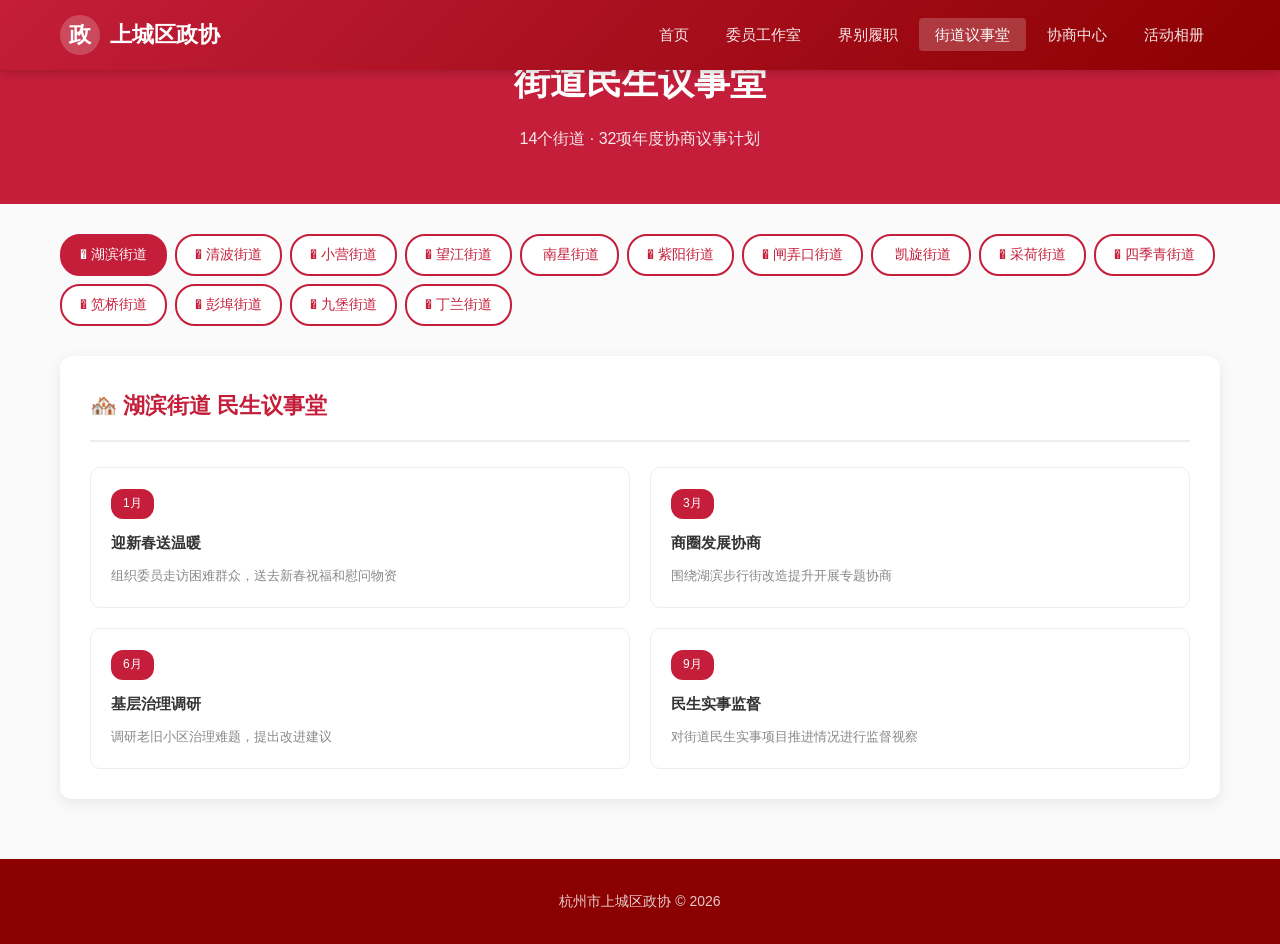
<file: zhengxie/streets.html>
<!DOCTYPE html>
<html lang="zh-CN">
<head>
    <meta charset="UTF-8">
    <meta name="viewport" content="width=device-width, initial-scale=1.0">
    <title>街道议事堂 - 上城区政协</title>
    <link rel="stylesheet" href="./css/style.css">
    <style>
        .page-header { background: linear-gradient(135deg, var(--primary-red) 0%, #c41e3a 100%); color: #fff; padding: 50px 0; text-align: center; }
        .page-header h1 { font-size: 36px; margin-bottom: 10px; }
        .page-header p { font-size: 16px; opacity: 0.9; }
        .street-tabs { display: flex; gap: 8px; margin: 30px 0; flex-wrap: wrap; }
        .street-tabs button { padding: 10px 18px; border: 2px solid var(--primary-red); background: #fff; color: var(--primary-red); border-radius: 20px; cursor: pointer; font-size: 14px; transition: all 0.3s; }
        .street-tabs button.active, .street-tabs button:hover { background: var(--primary-red); color: #fff; }
        .street-content { background: #fff; border-radius: 12px; padding: 30px; box-shadow: 0 4px 15px rgba(0,0,0,0.08); }
        .street-content h3 { color: var(--primary-red); margin-bottom: 25px; font-size: 22px; padding-bottom: 15px; border-bottom: 2px solid #eee; }
        .topic-list { display: grid; grid-template-columns: repeat(2, 1fr); gap: 20px; }
        .topic-card { border: 1px solid #eee; border-radius: 10px; padding: 20px; transition: all 0.3s; }
        .topic-card:hover { border-color: var(--primary-red); box-shadow: 0 4px 15px rgba(0,0,0,0.08); }
        .topic-month { background: var(--primary-red); color: #fff; display: inline-block; padding: 4px 12px; border-radius: 12px; font-size: 12px; margin-bottom: 10px; }
        .topic-card h4 { color: #333; font-size: 15px; margin-bottom: 8px; }
        .topic-card p { color: #888; font-size: 13px; }
        @media(max-width: 768px) { .topic-list { grid-template-columns: 1fr; } }
    </style>
</head>
<body>
    <header class="header">
        <div class="nav-container">
            <div class="logo"><div class="logo-icon">政</div><span>上城区政协</span></div>
            <button class="menu-toggle" onclick="toggleMenu()">☰</button>
            <ul class="nav-links" id="navLinks">
                <li><a href="./index.html">首页</a></li>
                <li><a href="./studios.html">委员工作室</a></li>
                <li><a href="./circles.html">界别履职</a></li>
                <li><a href="./streets.html" class="active">街道议事堂</a></li>
                <li><a href="./center.html">协商中心</a></li>
                <li><a href="./gallery.html">活动相册</a></li>
            </ul>
        </div>
    </header>

    <div class="page-header">
        <h1>街道民生议事堂</h1>
        <p>14个街道 · 32项年度协商议事计划</p>
    </div>

    <main class="container" style="max-width: 1200px; margin: 0 auto; padding: 0 20px;">
        <div class="street-tabs" id="streetTabs"></div>
        <div class="street-content" id="streetContent"></div>
    </main>

    <footer class="footer"><p>杭州市上城区政协 © 2026</p></footer>

    <script>
        function toggleMenu(){document.getElementById('navLinks').classList.toggle('show');}
        
        const streetsData = {
            "湖滨街道": [
                {month:"1月", title:"迎新春送温暖", desc:"组织委员走访困难群众，送去新春祝福和慰问物资"},
                {month:"3月", title:"商圈发展协商", desc:"围绕湖滨步行街改造提升开展专题协商"},
                {month:"6月", title:"基层治理调研", desc:"调研老旧小区治理难题，提出改进建议"},
                {month:"9月", title:"民生实事监督", desc:"对街道民生实事项目推进情况进行监督视察"}
            ],
            "清波街道": [
                {month:"2月", title:"宋韵文化传承", desc:"开展宋韵文化进社区系列活动"},
                {month:"4月", title:"老字号发展协商", desc:"围绕老字号品牌创新发展开展协商"},
                {month:"7月", title:"文物保护调研", desc:"调研辖区内文物保护单位利用情况"},
                {month:"10月", title:"社区协商议事", desc:"召开社区协商议事会，解决居民反映问题"}
            ],
            "小营街道": [
                {month:"1月", title:"红色文化传承", desc:"依托红色资源开展爱国主义教育活动"},
                {month:"4月", title:"健康社区建设", desc:"协商推进健康社区创建工作"},
                {month:"7月", title:"为老服务提升", desc:"调研养老服务体系建设情况"},
                {month:"10月", title:"委员读书分享", desc:"组织委员开展读书分享活动"}
            ],
            "望江街道": [
                {month:"2月", title:"钱江新城发展协商", desc:"围绕钱江新城核心区建设发展建言献策"},
                {month:"5月", title:"金融知识普及", desc:"开展防范非法集资金融知识进社区活动"},
                {month:"8月", title:"安置房管理调研", desc:"调研征迁安置房小区管理工作"},
                {month:"11月", title:"年度工作交流", desc:"召开街道政协工作年度总结交流会"}
            ],
            "南星街道": [
                {month:"3月", title:"文化创意产业协商", desc:"围绕文化创意产业发展开展专题协商"},
                {month:"6月", title:"平安建设监督", desc:"对街道平安建设工作进行监督视察"},
                {month:"9月", title:"居民自治调研", desc:"调研居民自治机制运行情况"},
                {month:"12月", title:"界别联动活动", desc:"联合其他界别开展协商议事活动"}
            ],
            "紫阳街道": [
                {month:"1月", title:"新春送福活动", desc:"开展送春联、送祝福进社区活动"},
                {month:"4月", title:"基层协商示范", desc:"打造基层协商民主示范点"},
                {month:"7月", title:"宋韵文化体验", desc:"组织宋韵文化体验活动"},
                {month:"10月", title:"协商成果转化", desc:"跟踪协商建议落实情况"}
            ],
            "闸弄口街道": [
                {month:"2月", title:"春运志愿服务", desc:"组织委员参与春运志愿服务"},
                {month:"5月", title:"社区治理协商", desc:"围绕社区治理创新开展协商议事"},
                {month:"8月", title:"垃圾分类监督", desc:"对垃圾分类工作进行专项监督"},
                {month:"11月", title:"民生实事验收", desc:"参与街道民生实事项目验收评议"}
            ],
            "凯旋街道": [
                {month:"3月", title:"楼宇经济发展", desc:"围绕楼宇经济提质增效开展协商"},
                {month:"6月", title:"健康凯旋建设", desc:"协商推进健康街道创建工作"},
                {month:"9月", title:"民族团结进步", desc:"开展民族团结进步创建活动"},
                {month:"12月", title:"年度工作总结", desc:"召开街道政协工作年度总结会"}
            ],
            "采荷街道": [
                {month:"1月", title:"新春走访慰问", desc:"组织委员走访慰问困难家庭"},
                {month:"4月", title:"市场转型升级", desc:"围绕四季青服装市场转型升级协商建言"},
                {month:"7月", title:"为老服务协商", desc:"协商推进居家养老服务工作"},
                {month:"10月", title:"社区文化活动", desc:"组织委员参与社区文化活动"}
            ],
            "四季青街道": [
                {month:"2月", title:"楼宇企业服务", desc:"走访楼宇企业，优化营商环境"},
                {month:"5月", title:"金融产业协商", desc:"围绕钱江新城金融产业发展建言"},
                {month:"8月", title:"青年创业支持", desc:"支持青年创新创业协商活动"},
                {month:"11月", title:"协商履职交流", desc:"组织委员履职经验交流分享"}
            ],
            "笕桥街道": [
                {month:"3月", title:"机场周边发展", desc:"围绕机场周边环境提升开展协商"},
                {month:"6月", title:"城中村改造", desc:"调研城中村改造项目推进情况"},
                {month:"9月", title:"农业现代化", desc:"围绕都市农业发展协商建言"},
                {month:"12月", title:"年度工作评议", desc:"组织委员对街道工作进行评议"}
            ],
            "彭埠街道": [
                {month:"1月", title:"罗家老宅活化", desc:"协商推进罗家老宅保护利用工作"},
                {month:"4月", title:"非遗文化传承", desc:"开展非遗文化传承体验活动"},
                {month:"7月", title:"未来社区建设", desc:"调研未来社区创建工作"},
                {month:"10月", title:"协商中心活动", desc:"依托协商民主实践中心开展活动"}
            ],
            "九堡街道": [
                {month:"2月", title:"电商产业发展", desc:"围绕电商产业发展开展协商议事"},
                {month:"5月", title:"居住环境提升", desc:"调研居住环境综合整治情况"},
                {month:"8月", title:"新就业群体关怀", desc:"关心关爱快递员、外卖骑手等新就业群体"},
                {month:"11月", title:"健康九堡协商", desc:"推进健康街道建设协商活动"}
            ],
            "丁兰街道": [
                {month:"3月", title:"乡村振兴发展", desc:"围绕皋城村乡村振兴开展协商"},
                {month:"6月", title:"长睦新城建设", desc:"调研长睦区域开发建设情况"},
                {month:"9月", title:"生态文明建设", desc:"围绕生态环境提升开展协商议事"},
                {month:"12月", title:"年度工作总结", desc:"召开街道政协工作年度总结会"}
            ]
        };
        
        const icons = "🏢🏛️🏘️💼🎯🌟✨🎊🔔🏠🎪🏬🏗️🏥🏡".split('');
        
        function renderTabs() {
            const tabs = document.getElementById('streetTabs');
            Object.keys(streetsData).forEach((name, i) => {
                const btn = document.createElement('button');
                btn.innerHTML = icons[i % icons.length] + ' ' + name;
                btn.onclick = () => showStreet(name, btn);
                tabs.appendChild(btn);
            });
            tabs.children[0].classList.add('active');
        }
        
        function showStreet(name, btn) {
            document.querySelectorAll('.street-tabs button').forEach(b => b.classList.remove('active'));
            btn.classList.add('active');
            
            const content = document.getElementById('streetContent');
            const topics = streetsData[name];
            
            content.innerHTML = `
                <h3>🏘️ ${name} 民生议事堂</h3>
                <div class="topic-list">
                    ${topics.map(t => `
                        <div class="topic-card">
                            <span class="topic-month">${t.month}</span>
                            <h4>${t.title}</h4>
                            <p>${t.desc}</p>
                        </div>
                    `).join('')}
                </div>
            `;
        }
        
        renderTabs();
        const firstBtn = document.querySelector('.street-tabs button');
        if(firstBtn) showStreet('湖滨街道', firstBtn);
    </script>
</body>
</html>
</file>
<file: assets/index-CpY-DsQF.css>
*,*:before,*:after{box-sizing:border-box;margin:0;padding:0}:root{--primary: #6c63ff;--primary-light: #a29bfe;--primary-dark: #4834d4;--secondary: #fd79a8;--success: #00b894;--danger: #d63031;--warning: #fdcb6e;--info: #0984e3;--bg-gradient: linear-gradient(135deg, #1a1a2e 0%, #16213e 40%, #0f3460 100%);--glass-bg: rgba(255, 255, 255, .07);--glass-border: rgba(255, 255, 255, .15);--glass-shadow: 0 8px 32px rgba(0, 0, 0, .3);--card-bg: rgba(255, 255, 255, .95);--text-primary: #2d3436;--text-secondary: #636e72;--text-light: #b2bec3;--radius-sm: 10px;--radius-md: 16px;--radius-lg: 24px;--radius-xl: 32px;--transition: all .3s cubic-bezier(.4, 0, .2, 1);--transition-bounce: all .4s cubic-bezier(.34, 1.56, .64, 1)}html{scroll-behavior:smooth}body{font-family:-apple-system,BlinkMacSystemFont,Segoe UI,PingFang SC,Microsoft YaHei,sans-serif;background:var(--bg-gradient);min-height:100vh;line-height:1.6;color:var(--text-primary);overflow-x:hidden}body:before{content:"";position:fixed;top:-50%;left:-50%;width:200%;height:200%;background:radial-gradient(ellipse at 20% 20%,rgba(108,99,255,.15) 0%,transparent 50%),radial-gradient(ellipse at 80% 80%,rgba(253,121,168,.1) 0%,transparent 50%),radial-gradient(ellipse at 50% 50%,rgba(9,132,227,.08) 0%,transparent 60%);pointer-events:none;z-index:0;animation:bgShift 15s ease-in-out infinite alternate}@keyframes bgShift{0%{transform:translate(0) rotate(0)}to{transform:translate(2%,2%) rotate(2deg)}}.app{position:relative;z-index:1;width:92%;max-width:1280px;margin:0 auto;padding:30px 0 60px}.header{text-align:center;padding:50px 40px 40px;background:#ffffff14;backdrop-filter:blur(20px);-webkit-backdrop-filter:blur(20px);border:1px solid var(--glass-border);border-radius:var(--radius-xl);margin-bottom:28px;box-shadow:var(--glass-shadow),inset 0 1px #fff3;position:relative;overflow:hidden}.header:before{content:"";position:absolute;top:0;left:0;right:0;height:3px;background:linear-gradient(90deg,var(--primary),var(--secondary),var(--primary-light));border-radius:var(--radius-xl) var(--radius-xl) 0 0}.header h1{font-size:clamp(1.8rem,4vw,3rem);font-weight:800;background:linear-gradient(135deg,#fff 0%,var(--primary-light) 50%,var(--secondary) 100%);-webkit-background-clip:text;-webkit-text-fill-color:transparent;background-clip:text;letter-spacing:-.5px;text-shadow:none}.header-subtitle{margin-top:10px;color:#ffffff8c;font-size:.95rem}.stats-section{display:grid;grid-template-columns:repeat(auto-fit,minmax(160px,1fr));gap:18px;margin-bottom:28px}.stat-card{background:#ffffff14;backdrop-filter:blur(16px);-webkit-backdrop-filter:blur(16px);border:1px solid var(--glass-border);border-radius:var(--radius-lg);padding:28px 20px;text-align:center;box-shadow:var(--glass-shadow);transition:var(--transition-bounce);cursor:default;position:relative;overflow:hidden}.stat-card:after{content:"";position:absolute;top:0;right:0;bottom:0;left:0;background:linear-gradient(135deg,#6c63ff1a,#fd79a80d);opacity:0;transition:var(--transition)}.stat-card:hover{transform:translateY(-6px) scale(1.02);border-color:#6c63ff66;box-shadow:0 20px 50px #6c63ff40}.stat-card:hover:after{opacity:1}.stat-number{display:block;font-size:2.8rem;font-weight:800;background:linear-gradient(135deg,#fff 0%,var(--primary-light) 100%);-webkit-background-clip:text;-webkit-text-fill-color:transparent;background-clip:text;line-height:1;margin-bottom:8px}.stat-label{display:block;color:#ffffff8c;font-size:.8rem;text-transform:uppercase;letter-spacing:1.5px;font-weight:500}.panel{background:#ffffff14;backdrop-filter:blur(16px);-webkit-backdrop-filter:blur(16px);border:1px solid var(--glass-border);border-radius:var(--radius-lg);padding:28px;margin-bottom:24px;box-shadow:var(--glass-shadow)}.panel-title{font-size:1.1rem;font-weight:700;color:#ffffffe6;margin-bottom:22px;display:flex;align-items:center;gap:10px}.panel-title-icon{width:36px;height:36px;background:linear-gradient(135deg,var(--primary),var(--secondary));border-radius:10px;display:flex;align-items:center;justify-content:center;font-size:1rem;flex-shrink:0;box-shadow:0 4px 12px #6c63ff66}.search-box{display:flex;gap:14px;flex-wrap:wrap}.search-wrapper{flex:1;min-width:240px;position:relative;display:flex;align-items:center}.search-icon{position:absolute;left:16px;width:18px;height:18px;color:#fff6;pointer-events:none;transition:var(--transition)}.search-input{width:100%;padding:14px 16px 14px 48px;background:#ffffff1a;border:1px solid rgba(255,255,255,.15);border-radius:var(--radius-md);font-size:.95rem;color:#fff;transition:var(--transition);outline:none}.search-input::placeholder{color:#ffffff59}.search-input:focus{background:#ffffff26;border-color:var(--primary-light);box-shadow:0 0 0 3px #6c63ff33}.search-input:focus+.search-icon,.search-wrapper:focus-within .search-icon{color:var(--primary-light)}.filter-select{padding:14px 20px;background:#ffffff1a;border:1px solid rgba(255,255,255,.15);border-radius:var(--radius-md);font-size:.95rem;color:#fff;cursor:pointer;transition:var(--transition);outline:none;min-width:190px}.filter-select option{background:#1a1a2e;color:#fff}.filter-select:focus{border-color:var(--primary-light);box-shadow:0 0 0 3px #6c63ff33}.add-form{display:grid;grid-template-columns:repeat(auto-fit,minmax(200px,1fr));gap:16px;align-items:end}.form-group{display:flex;flex-direction:column;gap:8px}.form-group label{font-size:.78rem;color:#fff9;font-weight:600;text-transform:uppercase;letter-spacing:1px}.form-input,.form-select{padding:13px 16px;background:#ffffff1a;border:1px solid rgba(255,255,255,.15);border-radius:var(--radius-sm);font-size:.95rem;color:#fff;transition:var(--transition);outline:none}.form-input::placeholder{color:#ffffff4d}.form-select option{background:#1a1a2e;color:#fff}.form-input:focus,.form-select:focus{background:#ffffff26;border-color:var(--primary-light);box-shadow:0 0 0 3px #6c63ff33}.add-btn{padding:13px 28px;background:linear-gradient(135deg,var(--primary) 0%,var(--primary-dark) 100%);color:#fff;border:none;border-radius:var(--radius-sm);font-size:.95rem;font-weight:700;cursor:pointer;transition:var(--transition-bounce);height:50px;letter-spacing:.5px;box-shadow:0 4px 20px #6c63ff66;position:relative;overflow:hidden}.add-btn:after{content:"";position:absolute;top:0;right:0;bottom:0;left:0;background:linear-gradient(135deg,transparent,rgba(255,255,255,.15),transparent);transform:translate(-100%);transition:transform .5s ease}.add-btn:hover{transform:translateY(-3px);box-shadow:0 8px 30px #6c63ff8c}.add-btn:hover:after{transform:translate(100%)}.add-btn:active{transform:translateY(-1px)}.error-message{display:flex;align-items:center;gap:10px;color:#fff;padding:14px 20px;margin-bottom:20px;background:linear-gradient(135deg,#d630314d,#d6303126);border:1px solid rgba(214,48,49,.5);border-radius:var(--radius-md);font-size:.9rem;-webkit-backdrop-filter:blur(8px);backdrop-filter:blur(8px);animation:slideDown .3s ease}@keyframes slideDown{0%{opacity:0;transform:translateY(-10px)}to{opacity:1;transform:translateY(0)}}.category-list{display:flex;flex-wrap:wrap;gap:10px;margin-bottom:20px}.category-item{display:flex;align-items:center;gap:10px;padding:8px 14px;background:#ffffff14;border:1px solid rgba(255,255,255,.12);border-radius:50px;transition:var(--transition)}.category-item:hover{background:#6c63ff33;border-color:#6c63ff66;transform:translateY(-2px)}.category-name{color:#ffffffd9;font-size:.9rem;display:flex;align-items:center;gap:8px}.category-dot{width:8px;height:8px;background:linear-gradient(135deg,var(--primary),var(--secondary));border-radius:50%;flex-shrink:0;box-shadow:0 0 6px #6c63ff99}.category-count{background:#6c63ff40;color:var(--primary-light);padding:1px 8px;border-radius:20px;font-size:.75rem;font-weight:700;border:1px solid rgba(108,99,255,.3)}.category-actions{display:flex;gap:5px}.edit-cat-btn,.delete-cat-btn{width:28px;height:28px;border:none;border-radius:50%;font-size:.8rem;cursor:pointer;transition:var(--transition-bounce);display:flex;align-items:center;justify-content:center}.edit-cat-btn{background:#0984e333;border:1px solid rgba(9,132,227,.3)}.edit-cat-btn:hover{background:#0984e380;transform:scale(1.15)}.delete-cat-btn{background:#d6303133;border:1px solid rgba(214,48,49,.3)}.delete-cat-btn:hover{background:#d6303180;transform:scale(1.15)}.add-category-box{display:flex;gap:12px;align-items:center}.category-input{flex:1;padding:12px 16px;background:#ffffff1a;border:1px solid rgba(255,255,255,.15);border-radius:var(--radius-sm);font-size:.9rem;color:#fff;transition:var(--transition);outline:none}.category-input::placeholder{color:#ffffff4d}.category-input:focus{background:#ffffff26;border-color:var(--success);box-shadow:0 0 0 3px #00b89433}.add-category-btn{padding:12px 24px;background:linear-gradient(135deg,var(--success),#00cec9);color:#fff;border:none;border-radius:var(--radius-sm);font-size:.9rem;font-weight:700;cursor:pointer;transition:var(--transition-bounce);box-shadow:0 4px 15px #00b89459;white-space:nowrap}.add-category-btn:hover{transform:translateY(-2px);box-shadow:0 8px 25px #00b89480}.course-list{display:grid;grid-template-columns:repeat(auto-fill,minmax(340px,1fr));gap:22px;padding:4px 0}.card{background:var(--card-bg);border-radius:var(--radius-lg);padding:24px;box-shadow:0 4px 24px #0000002e,0 1px 4px #0000001a;transition:var(--transition-bounce);border:1px solid rgba(255,255,255,.6);position:relative;overflow:hidden}.card:before{content:"";position:absolute;top:0;left:0;right:0;height:4px;background:linear-gradient(90deg,var(--primary),var(--secondary));transform:scaleX(0);transform-origin:left;transition:transform .3s ease}.card:hover{transform:translateY(-8px) scale(1.01);box-shadow:0 20px 50px #00000038,0 4px 12px #6c63ff26}.card:hover:before{transform:scaleX(1)}.card-header{display:flex;justify-content:space-between;align-items:flex-start;margin-bottom:14px;gap:10px}.card-header h3{color:var(--text-primary);font-size:1.15rem;font-weight:700;flex:1;line-height:1.4}.category-tag{background:linear-gradient(135deg,var(--primary),var(--primary-dark));color:#fff;padding:4px 12px;border-radius:20px;font-size:.72rem;font-weight:700;white-space:nowrap;letter-spacing:.5px;box-shadow:0 2px 8px #6c63ff59}.course-desc{color:var(--text-secondary);margin-bottom:18px;font-size:.9rem;line-height:1.65;min-height:42px}.edit-section{display:flex;gap:8px;margin-bottom:12px;padding-bottom:12px;border-bottom:1px dashed #e8ecf1}.edit-section:last-of-type{border-bottom:none;margin-bottom:0}.edit-input{flex:1;padding:9px 13px;border:1.5px solid #e4e9f2;border-radius:8px;font-size:.875rem;transition:var(--transition);background-color:#f8faff;color:var(--text-primary);outline:none}.edit-input:focus{border-color:var(--primary);background-color:#fff;box-shadow:0 0 0 3px #6c63ff1f}.category-select-card{flex:1;padding:9px 13px;border:1.5px solid #e4e9f2;border-radius:8px;font-size:.875rem;background-color:#f8faff;cursor:pointer;transition:var(--transition);color:var(--text-primary);outline:none}.category-select-card:focus{border-color:var(--primary);background-color:#fff;box-shadow:0 0 0 3px #6c63ff1f}.edit-btn{padding:9px 16px;background:linear-gradient(135deg,var(--info),#0652dd);color:#fff;border:none;border-radius:8px;font-size:.8rem;font-weight:600;cursor:pointer;transition:var(--transition);white-space:nowrap;box-shadow:0 2px 8px #0984e34d}.edit-btn:hover{transform:translateY(-2px);box-shadow:0 5px 15px #0984e373}.card-buttons{display:flex;gap:10px;margin-top:18px;padding-top:16px;border-top:1px solid #f0f2f5}.card button{padding:10px 20px;border:none;border-radius:var(--radius-sm);font-size:.875rem;font-weight:600;cursor:pointer;transition:var(--transition-bounce);letter-spacing:.3px}.learn-btn{background:linear-gradient(135deg,var(--success),#00cec9);color:#fff;flex:1;box-shadow:0 3px 12px #00b8944d}.learn-btn:hover{transform:translateY(-3px);box-shadow:0 8px 22px #00b89473}.delete-btn{background:linear-gradient(135deg,#ff7675,var(--danger));color:#fff;flex:1;box-shadow:0 3px 12px #d6303140}.delete-btn:hover{transform:translateY(-3px);box-shadow:0 8px 22px #d6303166}.empty-list{text-align:center;padding:70px 20px;color:#fff6;font-size:1rem;grid-column:1 / -1;background:#ffffff0a;border:1px dashed rgba(255,255,255,.15);border-radius:var(--radius-lg)}.empty-list:before{content:"📭";display:block;font-size:3.5rem;margin-bottom:16px;filter:grayscale(30%)}.footer{text-align:center;padding:28px;margin-top:36px;background:#ffffff0f;-webkit-backdrop-filter:blur(12px);backdrop-filter:blur(12px);border:1px solid var(--glass-border);border-radius:var(--radius-lg);color:#fff6;font-size:.875rem}.theme-toggle{position:absolute;top:20px;right:24px;width:44px;height:44px;border:1.5px solid rgba(255,255,255,.2);border-radius:50%;background:#ffffff1a;backdrop-filter:blur(10px);-webkit-backdrop-filter:blur(10px);font-size:1.3rem;cursor:pointer;transition:all .35s cubic-bezier(.34,1.56,.64,1);display:flex;align-items:center;justify-content:center;z-index:10}.theme-toggle:hover{background:#fff3;border-color:#fff6;transform:rotate(30deg) scale(1.1);box-shadow:0 4px 16px #6c63ff4d}body.light-mode{--bg-gradient: linear-gradient(135deg, #e8ecf4 0%, #dfe6f5 50%, #f0f2f8 100%);--glass-bg: rgba(255, 255, 255, .72);--glass-border: rgba(0, 0, 0, .1);--glass-shadow: 0 8px 32px rgba(31, 38, 135, .1);--card-bg: rgba(255, 255, 255, .95);--text-primary: #1a1a2e;--text-secondary: #4a4a6a;--text-light: #8e8ea0;background:var(--bg-gradient)}body.light-mode:before{background:radial-gradient(ellipse at 20% 20%,rgba(108,99,255,.08) 0%,transparent 50%),radial-gradient(ellipse at 80% 80%,rgba(253,121,168,.06) 0%,transparent 50%),radial-gradient(ellipse at 50% 50%,rgba(9,132,227,.05) 0%,transparent 60%);animation:none}body.light-mode .header,body.light-mode .stat-card,body.light-mode .panel{background:var(--glass-bg);border-color:var(--glass-border);box-shadow:var(--glass-shadow)}body.light-mode .header h1{background:linear-gradient(135deg,#4834d4,#6c63ff,#fd79a8);-webkit-background-clip:text;-webkit-text-fill-color:transparent;background-clip:text}body.light-mode .panel-title{color:var(--text-primary)}body.light-mode .header-subtitle{color:var(--text-secondary)}body.light-mode .stat-number{background:linear-gradient(135deg,#4834d4,#6c63ff);-webkit-background-clip:text;-webkit-text-fill-color:transparent;background-clip:text}body.light-mode .stat-label{color:var(--text-secondary)}body.light-mode .search-input,body.light-mode .filter-select,body.light-mode .form-input,body.light-mode .form-select,body.light-mode .category-input{background:#0000000d;border-color:#0000001f;color:var(--text-primary)}body.light-mode .search-input::placeholder,body.light-mode .form-input::placeholder,body.light-mode .category-input::placeholder{color:#0000004d}body.light-mode .search-input:focus,body.light-mode .filter-select:focus,body.light-mode .form-input:focus,body.light-mode .form-select:focus{background:#ffffffe6;border-color:var(--primary);box-shadow:0 0 0 3px #6c63ff26}body.light-mode .filter-select option,body.light-mode .form-select option{background:#fff;color:var(--text-primary)}body.light-mode .category-item{background:#6c63ff14;border-color:#6c63ff2e}body.light-mode .category-name{color:var(--text-primary)}body.light-mode .category-count{background:#6c63ff26;color:#4834d4;border-color:#6c63ff33}body.light-mode .category-dot{box-shadow:0 0 6px #6c63ff66}body.light-mode .card{background:#fffffff2;border-color:#6c63ff1a;box-shadow:0 4px 20px #1f268714}body.light-mode .card:hover{box-shadow:0 16px 40px #6c63ff26}body.light-mode .card-header h3{color:var(--text-primary)}body.light-mode .course-desc{color:var(--text-secondary)}body.light-mode .category-tag{background:linear-gradient(135deg,var(--primary),var(--primary-dark))}body.light-mode .edit-section{border-bottom-color:#eee}body.light-mode .edit-input,body.light-mode .category-select-card{background:#0000000a;border-color:#0000001f;color:var(--text-primary)}body.light-mode .edit-input:focus,body.light-mode .category-select-card:focus{background:#fffffff2;border-color:var(--primary);box-shadow:0 0 0 3px #6c63ff1f}body.light-mode .card-buttons{border-top-color:#eee}body.light-mode .error-message{background:linear-gradient(135deg,#d630311f,#d630310f);border-color:#d630314d;color:#c0392b}body.light-mode .footer{background:var(--glass-bg);border-color:var(--glass-border);color:var(--text-secondary)}body.light-mode .empty-list{background:#ffffffb3;border-color:#6c63ff26;color:var(--text-secondary)}body.light-mode ::-webkit-scrollbar-track{background:#0000000d}body.light-mode .theme-toggle{background:#0000000f;border-color:#0000001f}body.light-mode .theme-toggle:hover{background:#ffffffe6;border-color:var(--primary);box-shadow:0 4px 16px #6c63ff40}::-webkit-scrollbar{width:6px}::-webkit-scrollbar-track{background:#ffffff0d}::-webkit-scrollbar-thumb{background:linear-gradient(var(--primary),var(--secondary));border-radius:3px}@media (max-width: 768px){.app{width:95%;padding:20px 0 40px}.header{padding:36px 24px 30px}.stats-section{grid-template-columns:repeat(3,1fr);gap:12px}.stat-number{font-size:2rem}.search-box{flex-direction:column}.search-wrapper,.filter-select{width:100%}.add-form{grid-template-columns:1fr}.add-btn{width:100%}.course-list{grid-template-columns:1fr}.add-category-box{flex-direction:column}.category-input,.add-category-btn{width:100%}}@media (max-width: 480px){.stats-section{grid-template-columns:1fr}}
</file>
<file: css/style.css>
/* 上城区政协 - 高级政府官网风格 */

/* ========== 变量定义 ========== */
:root {
    --primary-red: #8B0000;
    --red-light: #C41E3A;
    --gold: #D4A84B;
    --gold-light: #E8C96B;
    --dark-bg: #1a1a2e;
    --text-dark: #2d2d2d;
    --text-gray: #666;
    --bg-light: #f8f9fa;
    --white: #fff;
    --shadow: 0 10px 40px rgba(0,0,0,0.1);
    --shadow-hover: 0 20px 60px rgba(0,0,0,0.15);
}

/* ========== 基础重置 ========== */
* {
    margin: 0;
    padding: 0;
    box-sizing: border-box;
}

html {
    scroll-behavior: smooth;
}

body {
    font-family: "Microsoft YaHei", "PingFang SC", "Helvetica Neue", sans-serif;
    color: var(--text-dark);
    background: var(--bg-light);
    line-height: 1.8;
    overflow-x: hidden;
}

/* ========== 顶部装饰线 ========== */
.top-bar {
    height: 4px;
    background: linear-gradient(90deg, var(--primary-red), var(--gold), var(--primary-red));
}

/* ========== 头部导航 ========== */
.header {
    background: var(--white);
    position: fixed;
    top: 4px;
    left: 0;
    right: 0;
    z-index: 1000;
    box-shadow: 0 2px 20px rgba(0,0,0,0.08);
}

.nav-container {
    max-width: 1200px;
    margin: 0 auto;
    display: flex;
    align-items: center;
    justify-content: space-between;
    padding: 0 30px;
    height: 80px;
}

.logo {
    display: flex;
    align-items: center;
    gap: 15px;
}

.logo-icon {
    width: 50px;
    height: 50px;
    background: linear-gradient(135deg, var(--primary-red), var(--red-light));
    border-radius: 8px;
    display: flex;
    align-items: center;
    justify-content: center;
    color: #fff;
    font-size: 24px;
    font-weight: bold;
    box-shadow: 0 4px 15px rgba(139,0,0,0.3);
}

.logo span {
    font-size: 22px;
    font-weight: bold;
    color: var(--primary-red);
    letter-spacing: 2px;
}

.nav-links {
    display: flex;
    gap: 5px;
    list-style: none;
}

.nav-links a {
    color: var(--text-dark);
    text-decoration: none;
    padding: 10px 20px;
    border-radius: 4px;
    font-size: 15px;
    transition: all 0.3s;
    position: relative;
}

.nav-links a::after {
    content: '';
    position: absolute;
    bottom: 5px;
    left: 50%;
    transform: translateX(-50%);
    width: 0;
    height: 2px;
    background: var(--gold);
    transition: width 0.3s;
}

.nav-links a:hover::after,
.nav-links a.active::after {
    width: 60%;
}

.nav-links a:hover {
    color: var(--primary-red);
}

.nav-links a.active {
    color: var(--primary-red);
    font-weight: 500;
}

.menu-toggle {
    display: none;
    background: none;
    border: none;
    color: var(--primary-red);
    font-size: 28px;
    cursor: pointer;
}

/* ========== 主内容区域 ========== */
.main-content {
    margin-top: 84px;
}

/* ========== 英雄区 ========== */
.hero {
    position: relative;
    background: linear-gradient(135deg, var(--dark-bg) 0%, #16213e 50%, var(--primary-red) 100%);
    color: #fff;
    padding: 100px 20px;
    text-align: center;
    overflow: hidden;
}

.hero::before {
    content: '';
    position: absolute;
    top: 0;
    left: 0;
    right: 0;
    bottom: 0;
    background: url("data:image/svg+xml,%3Csvg width='60' height='60' viewBox='0 0 60 60' xmlns='http://www.w3.org/2000/svg'%3E%3Cg fill='none' fill-rule='evenodd'%3E%3Cg fill='%23ffffff' fill-opacity='0.03'%3E%3Cpath d='M36 34v-4h-2v4h-4v2h4v4h2v-4h4v-2h-4zm0-30V0h-2v4h-4v2h4v4h2V6h4V4h-4zM6 34v-4H4v4H0v2h4v4h2v-4h4v-2H6zM6 4V0H4v4H0v2h4v4h2V6h4V4H6z'/%3E%3C/g%3E%3C/g%3E%3C/svg%3E");
    opacity: 0.5;
}

.hero-content {
    position: relative;
    z-index: 1;
    max-width: 900px;
    margin: 0 auto;
}

.hero-badge {
    display: inline-block;
    background: linear-gradient(135deg, var(--gold), var(--gold-light));
    color: var(--dark-bg);
    padding: 8px 24px;
    border-radius: 30px;
    font-size: 14px;
    font-weight: bold;
    margin-bottom: 25px;
    animation: fadeInDown 0.8s ease-out;
}

.hero h1 {
    font-size: 48px;
    margin-bottom: 20px;
    letter-spacing: 4px;
    animation: fadeInUp 0.8s ease-out;
}

.hero h1 span {
    color: var(--gold);
}

.hero p {
    font-size: 18px;
    opacity: 0.9;
    line-height: 2;
    margin-bottom: 35px;
    animation: fadeInUp 0.8s ease-out 0.2s both;
}

.hero-btns {
    display: flex;
    gap: 20px;
    justify-content: center;
    animation: fadeInUp 0.8s ease-out 0.4s both;
}

.hero-btns a {
    padding: 14px 40px;
    border-radius: 4px;
    text-decoration: none;
    font-size: 16px;
    font-weight: bold;
    transition: all 0.3s;
}

.btn-primary {
    background: linear-gradient(135deg, var(--gold), var(--gold-light));
    color: var(--dark-bg);
    box-shadow: 0 4px 20px rgba(212,168,75,0.4);
}

.btn-primary:hover {
    transform: translateY(-3px);
    box-shadow: 0 8px 30px rgba(212,168,75,0.5);
}

.btn-secondary {
    background: transparent;
    color: #fff;
    border: 2px solid rgba(255,255,255,0.5);
}

.btn-secondary:hover {
    background: rgba(255,255,255,0.1);
    border-color: #fff;
}

/* ========== 统计卡片 ========== */
.stats-section {
    background: var(--white);
    padding: 50px 20px;
    margin-top: -50px;
    position: relative;
    z-index: 10;
}

.stats-grid {
    max-width: 1200px;
    margin: 0 auto;
    display: grid;
    grid-template-columns: repeat(4, 1fr);
    gap: 30px;
}

.stat-card {
    background: var(--white);
    border-radius: 12px;
    padding: 35px 25px;
    text-align: center;
    box-shadow: var(--shadow);
    border: 1px solid #eee;
    transition: all 0.3s;
    position: relative;
    overflow: hidden;
}

.stat-card::before {
    content: '';
    position: absolute;
    top: 0;
    left: 0;
    right: 0;
    height: 4px;
    background: linear-gradient(90deg, var(--primary-red), var(--gold));
}

.stat-card:hover {
    transform: translateY(-5px);
    box-shadow: var(--shadow-hover);
}

.stat-icon {
    width: 60px;
    height: 60px;
    background: linear-gradient(135deg, #fff5f5, #fff);
    border-radius: 50%;
    display: flex;
    align-items: center;
    justify-content: center;
    margin: 0 auto 15px;
    font-size: 28px;
}

.stat-card .number {
    font-size: 42px;
    font-weight: bold;
    color: var(--primary-red);
    line-height: 1.2;
}

.stat-card .label {
    color: var(--text-gray);
    font-size: 14px;
    margin-top: 5px;
}

/* ========== 区块标题 ========== */
.section-header {
    text-align: center;
    margin-bottom: 50px;
}

.section-header h2 {
    font-size: 32px;
    color: var(--text-dark);
    margin-bottom: 15px;
    position: relative;
    display: inline-block;
}

.section-header h2::after {
    content: '';
    position: absolute;
    bottom: -10px;
    left: 50%;
    transform: translateX(-50%);
    width: 80px;
    height: 3px;
    background: linear-gradient(90deg, var(--primary-red), var(--gold));
    border-radius: 2px;
}

.section-header p {
    color: var(--text-gray);
    font-size: 16px;
    margin-top: 20px;
}

/* ========== 特色卡片 ========== */
.features-section {
    padding: 80px 20px;
    background: linear-gradient(180deg, var(--bg-light) 0%, #fff 100%);
}

.features-grid {
    max-width: 1200px;
    margin: 0 auto;
    display: grid;
    grid-template-columns: repeat(3, 1fr);
    gap: 30px;
}

.feature-card {
    background: var(--white);
    border-radius: 16px;
    padding: 40px 30px;
    text-align: center;
    box-shadow: var(--shadow);
    transition: all 0.4s;
    position: relative;
    overflow: hidden;
}

.feature-card::before {
    content: '';
    position: absolute;
    top: 0;
    left: 0;
    right: 0;
    height: 100%;
    background: linear-gradient(135deg, rgba(139,0,0,0.03), transparent);
    opacity: 0;
    transition: opacity 0.4s;
}

.feature-card:hover::before {
    opacity: 1;
}

.feature-card:hover {
    transform: translateY(-10px);
    box-shadow: var(--shadow-hover);
}

.feature-icon {
    width: 90px;
    height: 90px;
    background: linear-gradient(135deg, var(--primary-red), var(--red-light));
    border-radius: 20px;
    display: flex;
    align-items: center;
    justify-content: center;
    margin: 0 auto 25px;
    font-size: 40px;
    box-shadow: 0 10px 30px rgba(139,0,0,0.2);
    transition: all 0.4s;
}

.feature-card:hover .feature-icon {
    transform: scale(1.1) rotate(5deg);
    box-shadow: 0 15px 40px rgba(139,0,0,0.3);
}

.feature-card h3 {
    font-size: 22px;
    color: var(--text-dark);
    margin-bottom: 15px;
}

.feature-card p {
    color: var(--text-gray);
    font-size: 15px;
    line-height: 1.8;
}

/* ========== 内容卡片 ========== */
.content-section {
    padding: 80px 20px;
}

.content-grid {
    max-width: 1200px;
    margin: 0 auto;
    display: grid;
    grid-template-columns: repeat(3, 1fr);
    gap: 30px;
}

.content-card {
    background: var(--white);
    border-radius: 16px;
    overflow: hidden;
    box-shadow: var(--shadow);
    transition: all 0.4s;
}

.content-card:hover {
    transform: translateY(-8px);
    box-shadow: var(--shadow-hover);
}

.content-card .card-image {
    position: relative;
    height: 200px;
    overflow: hidden;
}

.content-card .card-image img {
    width: 100%;
    height: 100%;
    object-fit: cover;
    transition: transform 0.5s;
}

.content-card:hover .card-image img {
    transform: scale(1.1);
}

.content-card .card-overlay {
    position: absolute;
    bottom: 0;
    left: 0;
    right: 0;
    padding: 15px;
    background: linear-gradient(transparent, rgba(0,0,0,0.7));
    color: #fff;
    font-size: 14px;
}

.content-card .card-body {
    padding: 25px;
}

.content-card .card-tag {
    display: inline-block;
    background: linear-gradient(135deg, var(--primary-red), var(--red-light));
    color: #fff;
    padding: 4px 12px;
    border-radius: 20px;
    font-size: 12px;
    margin-bottom: 12px;
}

.content-card h3 {
    font-size: 18px;
    color: var(--text-dark);
    margin-bottom: 10px;
    line-height: 1.5;
}

.content-card p {
    color: var(--text-gray);
    font-size: 14px;
    line-height: 1.7;
}

/* ========== 工作室卡片 ========== */
.studios-section {
    padding: 80px 20px;
    background: var(--bg-light);
}

.studios-grid {
    max-width: 1200px;
    margin: 0 auto;
    display: grid;
    grid-template-columns: repeat(3, 1fr);
    gap: 30px;
}

.studio-card {
    background: var(--white);
    border-radius: 16px;
    overflow: hidden;
    box-shadow: var(--shadow);
    transition: all 0.4s;
    display: flex;
    flex-direction: column;
}

.studio-card:hover {
    transform: translateY(-8px);
    box-shadow: var(--shadow-hover);
}

.studio-card .studio-image {
    position: relative;
    height: 180px;
    overflow: hidden;
    background: linear-gradient(135deg, #f0f0f0, #e8e8e8);
}

.studio-card .studio-image img {
    width: 100%;
    height: 100%;
    object-fit: cover;
    transition: transform 0.5s;
}

.studio-card:hover .studio-image img {
    transform: scale(1.1);
}

.studio-card .studio-badge {
    position: absolute;
    top: 15px;
    right: 15px;
    background: linear-gradient(135deg, var(--gold), var(--gold-light));
    color: var(--dark-bg);
    padding: 5px 12px;
    border-radius: 20px;
    font-size: 12px;
    font-weight: bold;
}

.studio-card .studio-info {
    padding: 25px;
    flex: 1;
    display: flex;
    flex-direction: column;
}

.studio-card h3 {
    font-size: 17px;
    color: var(--text-dark);
    margin-bottom: 12px;
    line-height: 1.5;
}

.studio-card .leader {
    display: flex;
    align-items: center;
    gap: 8px;
    color: var(--primary-red);
    font-size: 14px;
    margin-bottom: 8px;
}

.studio-card .address {
    color: var(--text-gray);
    font-size: 13px;
    line-height: 1.6;
    flex: 1;
}

.studio-card .type-tag {
    display: inline-block;
    background: #f5f5f5;
    color: var(--text-gray);
    padding: 4px 12px;
    border-radius: 4px;
    font-size: 12px;
    margin-top: 15px;
    align-self: flex-start;
}

/* ========== 筛选标签 ========== */
.filter-tabs {
    display: flex;
    gap: 10px;
    margin-bottom: 40px;
    flex-wrap: wrap;
    justify-content: center;
}

.filter-tabs button {
    padding: 10px 24px;
    border: 2px solid var(--primary-red);
    background: var(--white);
    color: var(--primary-red);
    border-radius: 30px;
    cursor: pointer;
    font-size: 14px;
    transition: all 0.3s;
}

.filter-tabs button.active,
.filter-tabs button:hover {
    background: linear-gradient(135deg, var(--primary-red), var(--red-light));
    color: #fff;
    border-color: transparent;
    box-shadow: 0 4px 15px rgba(139,0,0,0.3);
}

/* ========== 底部 ========== */
.footer {
    background: linear-gradient(135deg, var(--dark-bg), #0f0f1a);
    color: #fff;
    padding: 50px 20px 30px;
}

.footer-content {
    max-width: 1200px;
    margin: 0 auto;
    display: grid;
    grid-template-columns: 2fr 1fr 1fr;
    gap: 50px;
}

.footer-section h4 {
    color: var(--gold);
    font-size: 18px;
    margin-bottom: 20px;
    position: relative;
    padding-bottom: 10px;
}

.footer-section h4::after {
    content: '';
    position: absolute;
    bottom: 0;
    left: 0;
    width: 40px;
    height: 2px;
    background: var(--gold);
}

.footer-section p {
    color: rgba(255,255,255,0.7);
    font-size: 14px;
    line-height: 1.8;
}

.footer-links {
    list-style: none;
}

.footer-links li {
    margin-bottom: 10px;
}

.footer-links a {
    color: rgba(255,255,255,0.7);
    text-decoration: none;
    font-size: 14px;
    transition: color 0.3s;
}

.footer-links a:hover {
    color: var(--gold);
}

.footer-bottom {
    max-width: 1200px;
    margin: 40px auto 0;
    padding-top: 20px;
    border-top: 1px solid rgba(255,255,255,0.1);
    text-align: center;
    color: rgba(255,255,255,0.5);
    font-size: 13px;
}

/* ========== 入场动画 ========== */
@keyframes fadeInUp {
    from {
        opacity: 0;
        transform: translateY(30px);
    }
    to {
        opacity: 1;
        transform: translateY(0);
    }
}

@keyframes fadeInDown {
    from {
        opacity: 0;
        transform: translateY(-20px);
    }
    to {
        opacity: 1;
        transform: translateY(0);
    }
}

.animate-in {
    opacity: 0;
    transform: translateY(30px);
    transition: all 0.6s ease-out;
}

.animate-in.visible {
    opacity: 1;
    transform: translateY(0);
}

/* ========== 响应式 ========== */
@media (max-width: 992px) {
    .stats-grid {
        grid-template-columns: repeat(2, 1fr);
    }
    .features-grid,
    .content-grid,
    .studios-grid {
        grid-template-columns: repeat(2, 1fr);
    }
    .footer-content {
        grid-template-columns: 1fr;
        gap: 30px;
    }
    .hero h1 {
        font-size: 36px;
    }
}

@media (max-width: 768px) {
    .menu-toggle {
        display: block;
    }
    .nav-links {
        display: none;
        position: absolute;
        top: 80px;
        left: 0;
        right: 0;
        background: var(--white);
        flex-direction: column;
        padding: 20px;
        box-shadow: 0 10px 30px rgba(0,0,0,0.1);
    }
    .nav-links.show {
        display: flex;
    }
    .nav-links a {
        padding: 15px;
        border-bottom: 1px solid #eee;
    }
    .stats-grid,
    .features-grid,
    .content-grid,
    .studios-grid {
        grid-template-columns: 1fr;
    }
    .hero {
        padding: 60px 20px;
    }
    .hero h1 {
        font-size: 28px;
        letter-spacing: 2px;
    }
    .hero p {
        font-size: 15px;
    }
    .hero-btns {
        flex-direction: column;
        align-items: center;
    }
    .section-header h2 {
        font-size: 26px;
    }
}
</file>
<file: zhengxie/css/style.css>
/* 上城区政协委员履职平台 - 统一样式 */
:root {
    --primary-red: #C41E3A;
    --dark-red: #8B0000;
    --light-red: #FFE4E1;
    --gold: #DAA520;
    --bg-light: #FAFAFA;
    --text-dark: #333;
    --text-gray: #666;
}

* {
    margin: 0;
    padding: 0;
    box-sizing: border-box;
}

body {
    font-family: "Microsoft YaHei", "PingFang SC", sans-serif;
    color: var(--text-dark);
    background: var(--bg-light);
    line-height: 1.8;
}

/* 导航栏 */
.header {
    background: linear-gradient(135deg, var(--primary-red) 0%, var(--dark-red) 100%);
    position: fixed;
    top: 0;
    left: 0;
    right: 0;
    z-index: 1000;
    box-shadow: 0 2px 10px rgba(0,0,0,0.2);
}

.nav-container {
    max-width: 1200px;
    margin: 0 auto;
    display: flex;
    align-items: center;
    justify-content: space-between;
    padding: 0 20px;
    height: 70px;
}

.logo {
    color: #fff;
    font-size: 22px;
    font-weight: bold;
    display: flex;
    align-items: center;
    gap: 10px;
}

.logo-icon {
    width: 40px;
    height: 40px;
    background: rgba(255,255,255,0.2);
    border-radius: 50%;
    display: flex;
    align-items: center;
    justify-content: center;
}

.nav-links {
    display: flex;
    gap: 5px;
    list-style: none;
}

.nav-links a {
    color: rgba(255,255,255,0.9);
    text-decoration: none;
    padding: 8px 16px;
    border-radius: 4px;
    font-size: 15px;
    transition: all 0.3s;
}

.nav-links a:hover,
.nav-links a.active {
    background: rgba(255,255,255,0.2);
    color: #fff;
}

/* 移动端菜单 */
.menu-toggle {
    display: none;
    background: none;
    border: none;
    color: #fff;
    font-size: 28px;
    cursor: pointer;
}

/* 主内容 */
.main-content {
    margin-top: 70px;
    min-height: calc(100vh - 70px);
}

/* 页面标题区 */
.page-header {
    background: linear-gradient(135deg, var(--primary-red) 0%, var(--dark-red) 100%);
    color: #fff;
    padding: 60px 20px;
    text-align: center;
}

.page-header h1 {
    font-size: 36px;
    margin-bottom: 10px;
}

.page-header p {
    font-size: 16px;
    opacity: 0.9;
}

/* 内容容器 */
.container {
    max-width: 1200px;
    margin: 0 auto;
    padding: 40px 20px;
}

/* 统计卡片 */
.stats-grid {
    display: grid;
    grid-template-columns: repeat(4, 1fr);
    gap: 20px;
    margin-bottom: 40px;
}

.stat-card {
    background: #fff;
    border-radius: 12px;
    padding: 30px 20px;
    text-align: center;
    box-shadow: 0 4px 15px rgba(0,0,0,0.08);
    border-top: 4px solid var(--primary-red);
}

.stat-card .number {
    font-size: 42px;
    font-weight: bold;
    color: var(--primary-red);
}

.stat-card .label {
    color: var(--text-gray);
    font-size: 14px;
    margin-top: 5px;
}

/* 卡片网格 */
.card-grid {
    display: grid;
    grid-template-columns: repeat(3, 1fr);
    gap: 24px;
}

.card {
    background: #fff;
    border-radius: 12px;
    overflow: hidden;
    box-shadow: 0 4px 15px rgba(0,0,0,0.08);
    transition: transform 0.3s, box-shadow 0.3s;
}

.card:hover {
    transform: translateY(-5px);
    box-shadow: 0 8px 25px rgba(0,0,0,0.12);
}

.card-img {
    width: 100%;
    height: 180px;
    object-fit: cover;
    background: linear-gradient(135deg, #f0f0f0 0%, #e0e0e0 100%);
}

.card-img.placeholder {
    display: flex;
    align-items: center;
    justify-content: center;
    font-size: 48px;
    color: #ccc;
}

.card-body {
    padding: 20px;
}

.card-body h3 {
    font-size: 18px;
    color: var(--primary-red);
    margin-bottom: 8px;
}

.card-body .leader {
    font-size: 14px;
    color: var(--text-gray);
    margin-bottom: 5px;
}

.card-body .address {
    font-size: 13px;
    color: #999;
}

.card-body p {
    font-size: 14px;
    color: var(--text-gray);
    margin-top: 10px;
}

/* 列表样式 */
.list-section {
    background: #fff;
    border-radius: 12px;
    padding: 30px;
    margin-bottom: 30px;
    box-shadow: 0 4px 15px rgba(0,0,0,0.08);
}

.list-section h2 {
    color: var(--primary-red);
    font-size: 22px;
    margin-bottom: 20px;
    padding-bottom: 10px;
    border-bottom: 2px solid var(--light-red);
    display: flex;
    align-items: center;
    gap: 10px;
}

.activity-list {
    list-style: none;
}

.activity-list li {
    padding: 15px 0;
    border-bottom: 1px solid #eee;
    display: flex;
    align-items: flex-start;
    gap: 15px;
}

.activity-list li:last-child {
    border-bottom: none;
}

.activity-icon {
    width: 40px;
    height: 40px;
    background: var(--light-red);
    border-radius: 8px;
    display: flex;
    align-items: center;
    justify-content: center;
    flex-shrink: 0;
    color: var(--primary-red);
    font-size: 18px;
}

.activity-content {
    flex: 1;
}

.activity-content h4 {
    font-size: 16px;
    color: var(--text-dark);
    margin-bottom: 5px;
}

.activity-content p {
    font-size: 14px;
    color: var(--text-gray);
}

.activity-month {
    background: var(--primary-red);
    color: #fff;
    padding: 4px 12px;
    border-radius: 20px;
    font-size: 12px;
    white-space: nowrap;
}

/* 两栏布局 */
.two-col {
    display: grid;
    grid-template-columns: 1fr 1fr;
    gap: 30px;
}

.intro-box {
    background: #fff;
    border-radius: 12px;
    overflow: hidden;
    box-shadow: 0 4px 15px rgba(0,0,0,0.08);
}

.intro-box img {
    width: 100%;
    height: 200px;
    object-fit: cover;
}

.intro-box .content {
    padding: 25px;
}

.intro-box h3 {
    color: var(--primary-red);
    font-size: 20px;
    margin-bottom: 15px;
}

.intro-box p {
    font-size: 15px;
    color: var(--text-gray);
    line-height: 1.8;
}

/* 相册网格 */
.gallery-grid {
    display: grid;
    grid-template-columns: repeat(4, 1fr);
    gap: 15px;
}

.gallery-item {
    position: relative;
    border-radius: 10px;
    overflow: hidden;
    aspect-ratio: 1;
    cursor: pointer;
}

.gallery-item img {
    width: 100%;
    height: 100%;
    object-fit: cover;
    transition: transform 0.3s;
}

.gallery-item:hover img {
    transform: scale(1.1);
}

.gallery-item .overlay {
    position: absolute;
    bottom: 0;
    left: 0;
    right: 0;
    background: linear-gradient(transparent, rgba(0,0,0,0.7));
    padding: 30px 10px 10px;
    color: #fff;
    font-size: 13px;
}

/* 底部 */
.footer {
    background: var(--dark-red);
    color: #fff;
    text-align: center;
    padding: 30px 20px;
    margin-top: 60px;
}

.footer p {
    opacity: 0.8;
    font-size: 14px;
}

/* 响应式 */
@media (max-width: 992px) {
    .stats-grid {
        grid-template-columns: repeat(2, 1fr);
    }
    .card-grid {
        grid-template-columns: repeat(2, 1fr);
    }
    .two-col {
        grid-template-columns: 1fr;
    }
    .gallery-grid {
        grid-template-columns: repeat(3, 1fr);
    }
}

@media (max-width: 768px) {
    .menu-toggle {
        display: block;
    }
    .nav-links {
        display: none;
        position: absolute;
        top: 70px;
        left: 0;
        right: 0;
        background: var(--dark-red);
        flex-direction: column;
        padding: 10px;
    }
    .nav-links.show {
        display: flex;
    }
    .stats-grid {
        grid-template-columns: repeat(2, 1fr);
    }
    .card-grid {
        grid-template-columns: 1fr;
    }
    .gallery-grid {
        grid-template-columns: repeat(2, 1fr);
    }
    .page-header h1 {
        font-size: 28px;
    }
}
</file>
